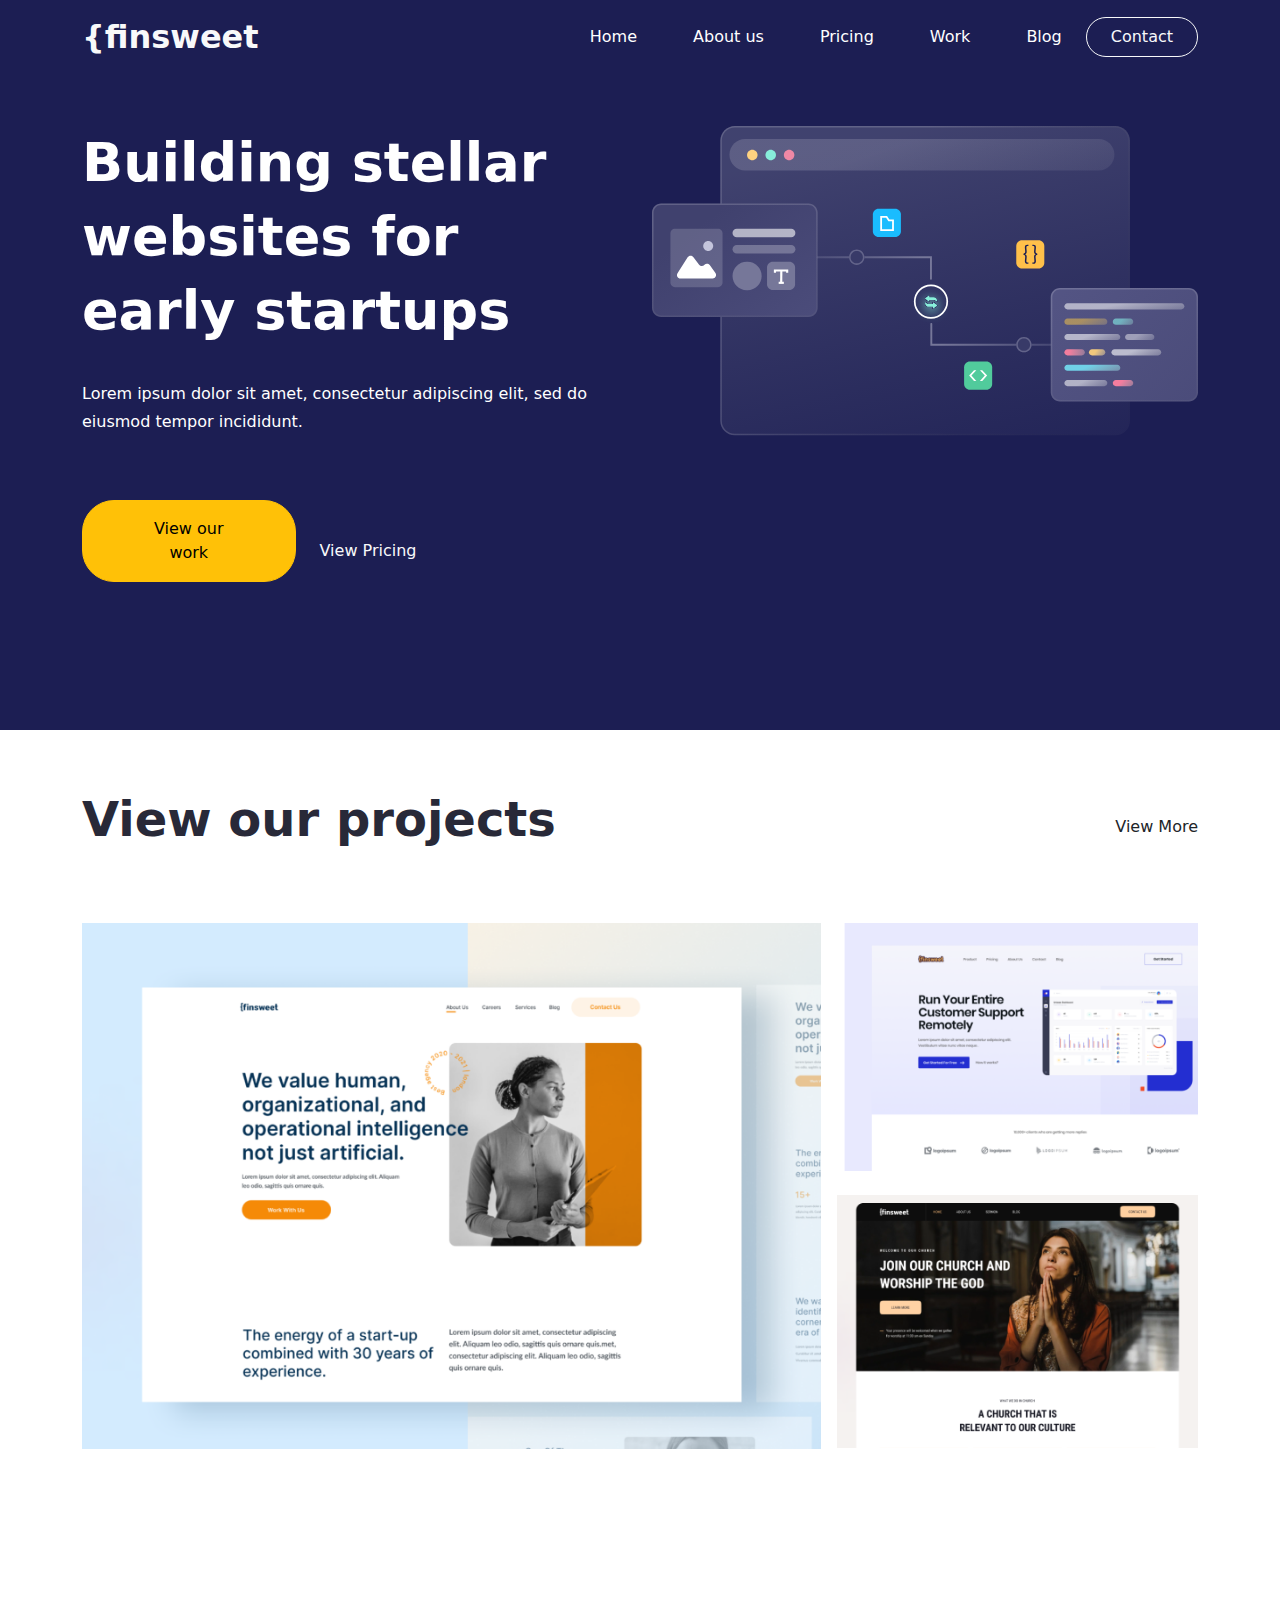
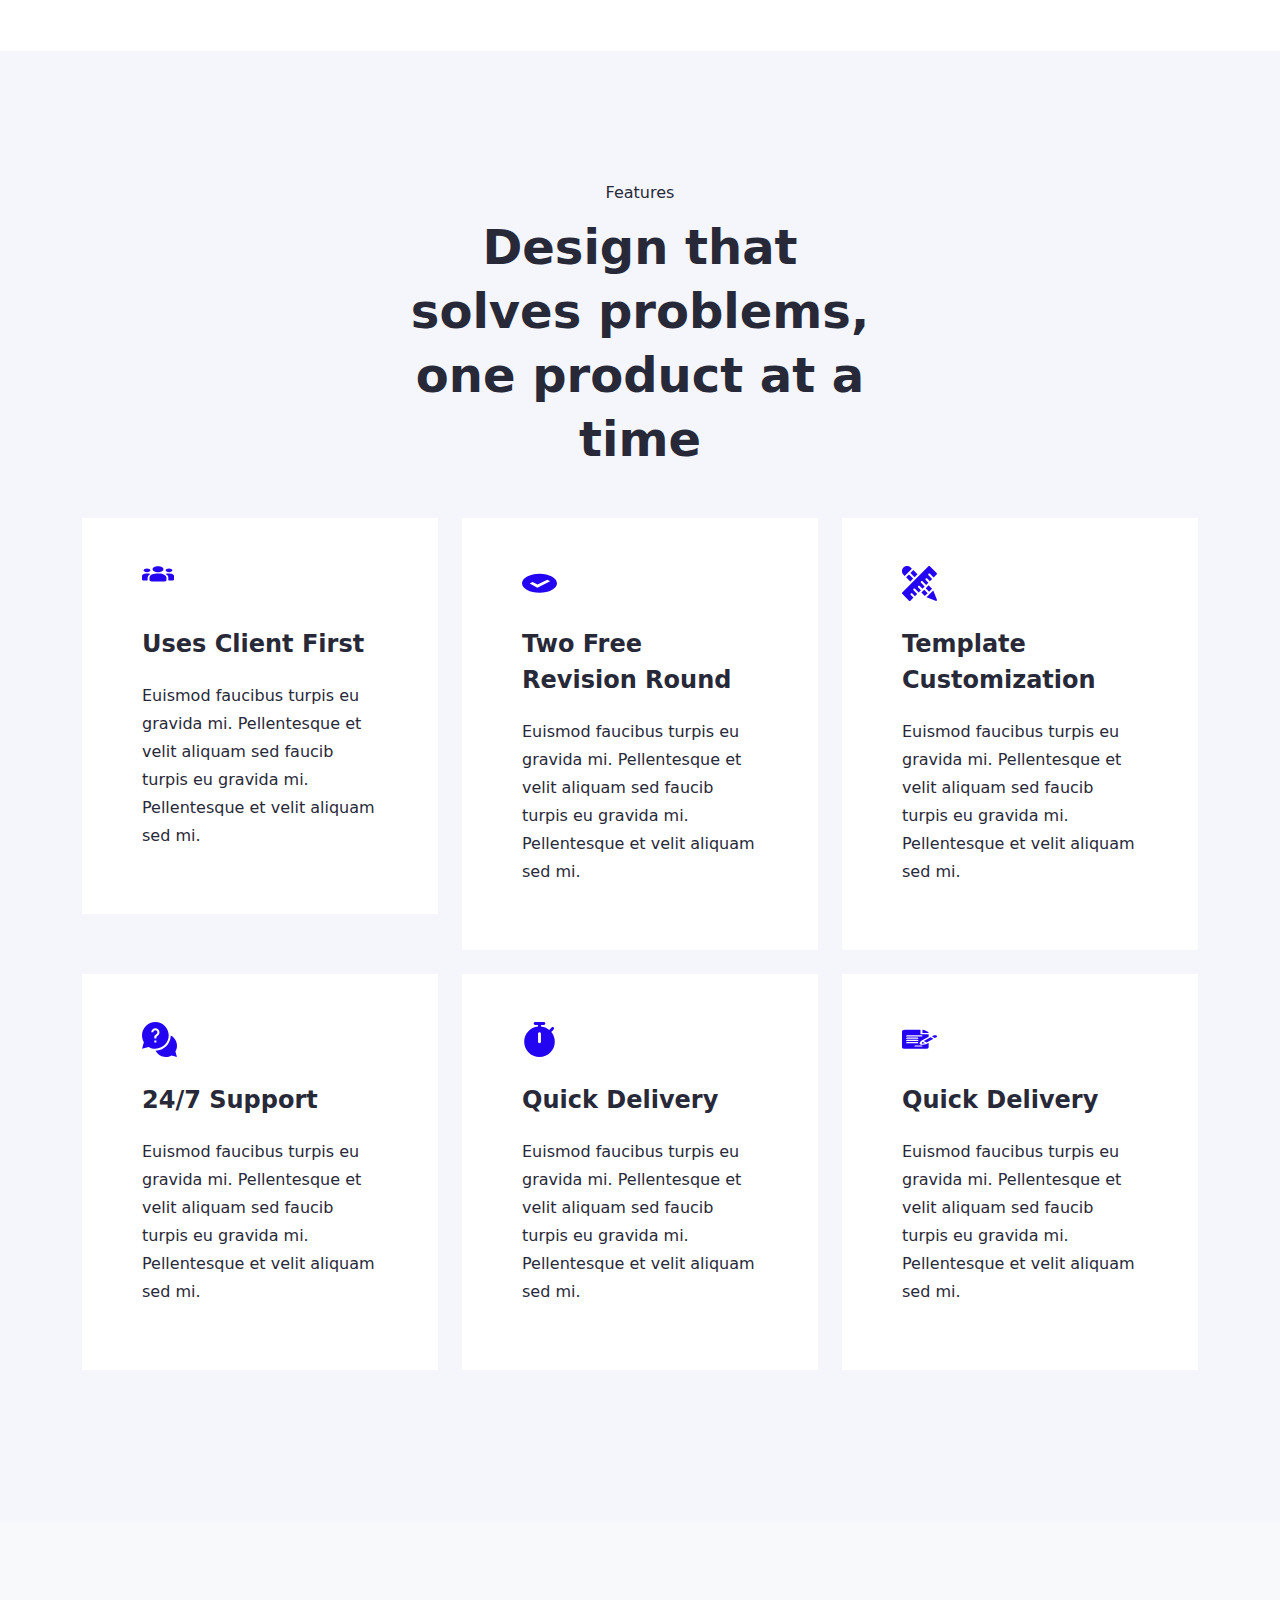
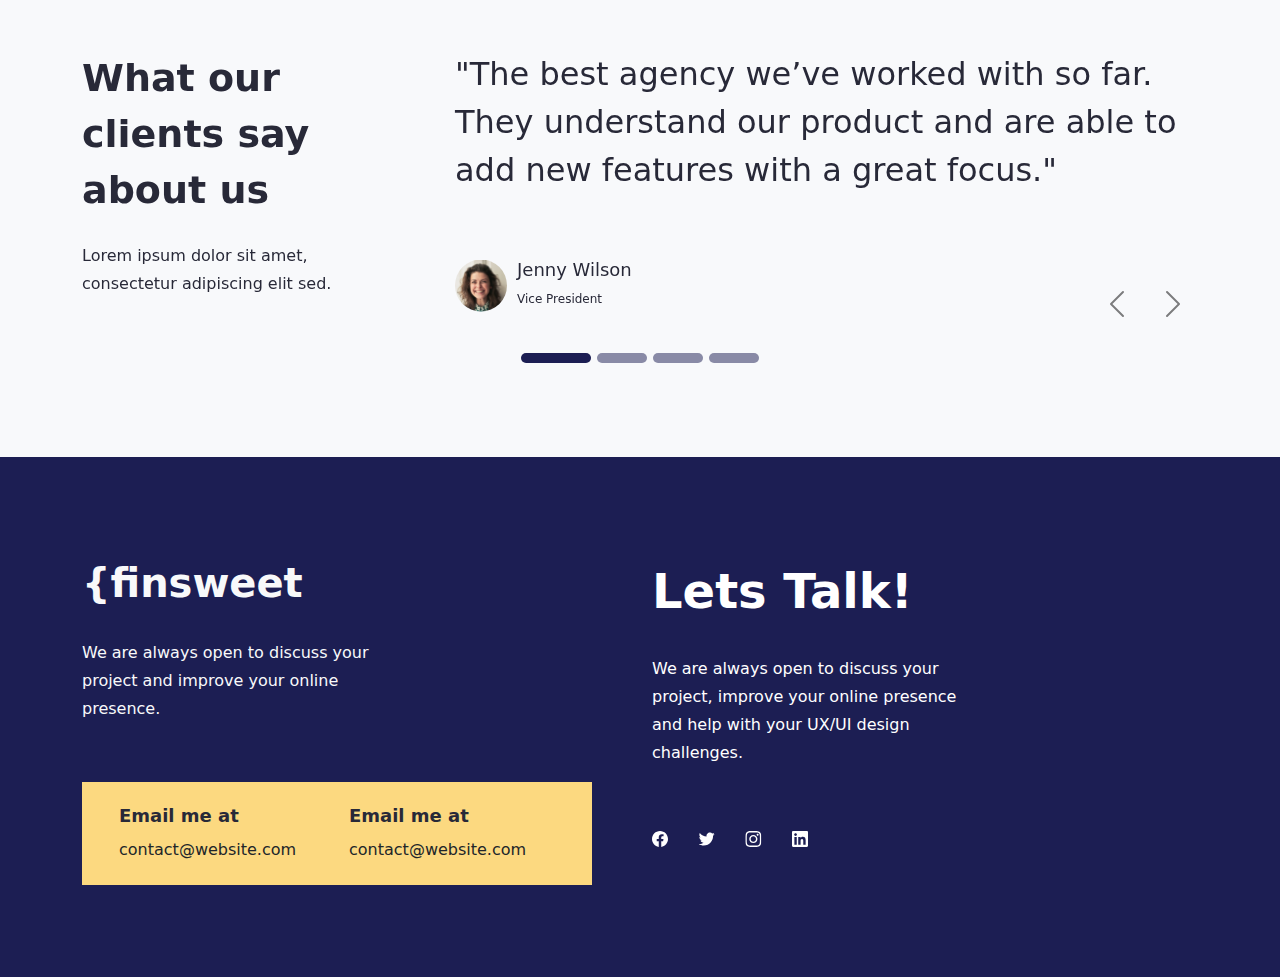
<file: index.html>
<!DOCTYPE html>
<html lang="en">

<head>
   <meta charset="UTF-8" />
   <meta name="viewport" content="width=device-width, initial-scale=1.0" />
   <title>Home</title>
   <link rel="stylesheet" href="sass/vendors/bootstrap.min.css" />
   <link rel="stylesheet" href="https://rsms.me/inter/inter.css">
   <link rel="stylesheet" href="css/home.min.css">
</head>

<body>
   <header>
      <nav class="navbar navbar-expand-lg bg-body-dark fixed-top">
         <div class="container-lg">
            <a class="navbar-brand text-light fw-bold " href="index.html">{finsweet</a>
            <button class="navbar-toggler" type="button" data-bs-toggle="offcanvas" data-bs-target="#offcanvasNavbar"
               aria-controls="offcanvasNavbar" aria-label="Toggle navigation">
               <span class="navbar-toggler-icon"></span>
            </button>
            <div class="offcanvas offcanvas-end vh-100" tabindex="-1" id="offcanvasNavbar"
               aria-labelledby="offcanvasNavbarLabel">
               <div class="offcanvas-header">
                  <h5 class="offcanvas-title text-light" id="offcanvasNavbarLabel">{finsweet</h5>
                  <button type="button" class="btn-close" data-bs-dismiss="offcanvas" aria-label="Close"></button>
               </div>
               <div class="offcanvas-body">
                  <ul class="navbar-nav justify-content-end flex-grow-1 pe-3 text-dark">
                     <li class="nav-item">
                        <a class="nav-link active" aria-current="page" href="index.html">Home</a>
                     </li>
                     <li class="nav-item">
                        <a class="nav-link" href="about.html">About us</a>
                     </li>
                     <li class="nav-item">
                        <a class="nav-link" href="pricing.html">Pricing</a>
                     </li>
                     <li class="nav-item">
                        <a class="nav-link" href="work.html">Work</a>
                     </li>
                     <li class="nav-item">
                        <a class="nav-link" href="blog.html">Blog</a>
                     </li>
                  </ul>
                  <button class="btn btn-outline-light rounded-5 px-4" type="submit"><a href="contact.html"
                        class="text-light text-decoration-none">Contact</a></button>
               </div>
            </div>
         </div>
      </nav>
   </header>
   <main>
      <section id="hero">
         <div class="container hero">
            <div class="row row-first ">
               <div class="row-content col-12 col-md-6">
                  <h1>Building stellar websites for early startups</h1>
                  <p>Lorem ipsum dolor sit amet, consectetur adipiscing elit, sed do eiusmod tempor incididunt.</p>

                  <div class="row d-flex align-items-center">
                     <div class="col-5">
                        <button class="btn btn-warning rounded-5">
                           View our work
                        </button>
                     </div>
                     <div class="col-3">
                        <a class="text-light" href="#">View Pricing</a>
                     </div>
                  </div>

               </div>
               <div class="row-content col-12 col-md-6">
                  <img class="w-100" src="images/home/hero.svg" alt="">
               </div>
            </div>
            <div class="row">
            </div>
         </div>
      </section>
      <section id="project">
         <div class="container container-md project">
            <div class="row">
               <div class="col d-flex justify-content-between align-items-center">
                  <h2>View our projects</h2>
                  <a href="#" class="text-decoration-none text-dark">View More</a>
               </div>
            </div>
            <div class="row g-3">
               <div class="col-12 col-lg-8 project__img">
                  <img class="w-100 img1" src="images/home/project.png">
                  <!-- <div class="project_img1">
                     <h3>
                        Workhub office Webflow Webflow Design
                     </h3>
                     <h5>Euismod faucibus turpis eu gravida mi. Pellentesque et velit aliquam </h5>
                  </div> -->
               </div>
               <div class="col-12 pb-3 col-lg-4">
                  <img class="w-100 pb-4" src="images/home/project1.png">
                  <img class="w-100" src="images/home/project2.png">
               </div>
            </div>
         </div>
      </section>
      <section id="design">
         <div class="container design">
            <h6 class="text-center ">Features</h6>
            <h2 class="text-center m-auto">Design that solves problems, one product at a time</h2>
            <div class="row">
               <div class="col-sm-12 col-md-6 col-lg-4 pb-4">
                  <div class="design__card text-bg-light">
                     <img src="images/home/design1.svg">
                     <h6>Uses Client First</h6>
                     <p>Euismod faucibus turpis eu gravida mi. Pellentesque et velit aliquam sed faucib turpis eu
                        gravida mi. Pellentesque et velit aliquam sed mi.
                     </p>
                  </div>
               </div>
               <div class="col-sm-12 col-md-6 col-lg-4 pb-4">
                  <div class="design__card text-bg-light">
                     <img src="images/home/design2.svg">
                     <h6>Two Free Revision Round</h6>
                     <p>Euismod faucibus turpis eu gravida mi. Pellentesque et velit aliquam sed faucib turpis eu
                        gravida mi. Pellentesque et velit aliquam sed mi.
                     </p>
                  </div>
               </div>
               <div class="col-sm-12 col-md-6 col-lg-4 pb-4">
                  <div class="design__card text-bg-light">
                     <img src="images/home/design3.svg">
                     <h6>Template Customization</h6>
                     <p>Euismod faucibus turpis eu gravida mi. Pellentesque et velit aliquam sed faucib turpis eu
                        gravida mi. Pellentesque et velit aliquam sed mi.
                     </p>
                  </div>
               </div>
               <div class="col-sm-12 col-md-6 col-lg-4 pb-4">
                  <div class="design__card text-bg-light">
                     <img src="images/home/design4.svg">
                     <h6>24/7 Support</h6>
                     <p>Euismod faucibus turpis eu gravida mi. Pellentesque et velit aliquam sed faucib turpis eu
                        gravida mi. Pellentesque et velit aliquam sed mi.
                     </p>
                  </div>
               </div>
               <div class="col-sm-12 col-md-6 col-lg-4 pb-4">
                  <div class="design__card text-bg-light">
                     <img src="images/home/design5.svg">
                     <h6>Quick Delivery</h6>
                     <p>Euismod faucibus turpis eu gravida mi. Pellentesque et velit aliquam sed faucib turpis eu
                        gravida mi. Pellentesque et velit aliquam sed mi.
                     </p>
                  </div>
               </div>
               <div class="col-sm-12 col-md-6 col-lg-4 pb-4">
                  <div class="design__card text-bg-light">
                     <img src="images/home/design6.svg">
                     <h6>Quick Delivery</h6>
                     <p>Euismod faucibus turpis eu gravida mi. Pellentesque et velit aliquam sed faucib turpis eu
                        gravida mi. Pellentesque et velit aliquam sed mi.
                     </p>
                  </div>
               </div>
            </div>
         </div>
      </section>
      <section id="carousel">
         <div class="container">
            <div id="carouselExampleDark" class="carousel carousel-dark slide carousel1">
               <div class="carousel-indicators">
                  <button type="button" data-bs-target="#carouselExampleDark" data-bs-slide-to="0" class="active"
                     aria-current="true" aria-label="Slide 1"></button>
                  <button type="button" data-bs-target="#carouselExampleDark" data-bs-slide-to="1"
                     aria-label="Slide 2"></button>
                  <button type="button" data-bs-target="#carouselExampleDark" data-bs-slide-to="2"
                     aria-label="Slide 3"></button>
                  <button type="button" data-bs-target="#carouselExampleDark" data-bs-slide-to="3"
                     aria-label="Slide 4"></button>
               </div>
               <div class="carousel-inner">
                  <div class="carousel-item active" data-bs-interval="10000">
                     <div class="row content">
                        <div class="col-3">
                           <h3>What our clients say about us</h3>
                           <p>Lorem ipsum dolor sit amet, consectetur adipiscing elit sed.</p>
                        </div>
                        <div class="col-9">
                           <h5>
                              "The best agency we’ve worked with so far. They understand our product and are able to add
                              new features with a great focus."
                           </h5>
                           <div class="col__team d-flex">
                              <img class="col-img" src="images/home/team1.svg">
                              <div class="col__team-content">
                                 <h6>Jenny Wilson</h6>
                                 <p>Vice President</p>
                              </div>
                           </div>
                        </div>
                     </div>
                     <div class="carousel-caption d-none d-md-block">
                     </div>
                  </div>
                  <div class="carousel-item" data-bs-interval="2000">
                     <div class="row content">
                        <div class="col-3">
                           <h3>What our clients say about us</h3>
                           <p>Lorem ipsum dolor sit amet, consectetur adipiscing elit sed.</p>
                        </div>
                        <div class="col-9">
                           <h5>
                              "The best agency we’ve worked with so far. They understand our product and are able to add
                              new features with a great focus."
                           </h5>
                           <div class="col__team d-flex">
                              <img class="col-img" src="images/home/team1.svg">
                              <div class="col__team-content">
                                 <h6>Jenny Wilson</h6>
                                 <p>Vice President</p>
                              </div>
                           </div>
                        </div>
                     </div>
                     <div class="carousel-caption d-none d-md-block">
                     </div>
                  </div>
                  <div class="carousel-item">
                     <div class="row content">
                        <div class="col-3">
                           <h3>What our clients say about us</h3>
                           <p>Lorem ipsum dolor sit amet, consectetur adipiscing elit sed.</p>
                        </div>
                        <div class="col-9">
                           <h5>
                              "The best agency we’ve worked with so far. They understand our product and are able to add
                              new features with a great focus."
                           </h5>
                           <div class="col__team d-flex">
                              <img class="col-img" src="images/home/team1.svg">
                              <div class="col__team-content">
                                 <h6>Jenny Wilson</h6>
                                 <p>Vice President</p>
                              </div>
                           </div>
                        </div>
                     </div>
                     <div class="carousel-caption d-none d-md-block">
                     </div>
                  </div>
                  <div class="carousel-item">
                     <div class="row content">
                        <div class="col-3">
                           <h3>What our clients say about us</h3>
                           <p>Lorem ipsum dolor sit amet, consectetur adipiscing elit sed.</p>
                        </div>
                        <div class="col-9">
                           <h5>
                              "The best agency we’ve worked with so far. They understand our product and are able to add
                              new features with a great focus."
                           </h5>
                           <div class="col__team d-flex">
                              <img class="col-img" src="images/home/team1.svg">
                              <div class="col__team-content">
                                 <h6>Jenny Wilson</h6>
                                 <p>Vice President</p>
                              </div>
                           </div>
                        </div>
                     </div>
                     <div class="carousel-caption d-none d-md-block">
                     </div>
                  </div>
               </div>
               <button class="carousel-control-prev" type="button" data-bs-target="#carouselExampleDark"
                  data-bs-slide="prev">
                  <span class="carousel-control-prev-icon" aria-hidden="true"></span>
                  <span class="visually-hidden">Previous</span>
               </button>
               <button class="carousel-control-next" type="button" data-bs-target="#carouselExampleDark"
                  data-bs-slide="next">
                  <span class="carousel-control-next-icon" aria-hidden="true"></span>
                  <span class="visually-hidden">Next</span>
               </button>
            </div>
         </div>
         <script src="js/bootstrap.bundle.min.js"></script>
      </section>

   </main>
   <footer>
      <div class="container footer">
         <div class="row">
            <div class="col-12 col-lg-6 pe-5">
               <h5 class="text-light logo">
                  {finsweet
               </h5>
               <p class="text-light">
                  We are always open to discuss your project and improve your online presence.
               </p>
               <div class="foo__contact">
                  <div class="row text-start">
                     <div class="col-6">
                        <h5>Email me at</h5>
                        <h6>contact@website.com</h6>
                     </div>
                     <div class="col-6">
                        <h5>Email me at</h5>
                        <h6>contact@website.com</h6>
                     </div>
                  </div>
               </div>
            </div>
            <div class="col-12 col-lg-6">
               <h2>
                  Lets Talk!
               </h2>
               <p>
                  We are always open to discuss your project, improve your online presence and help with your UX/UI design challenges.
               </p>
               <img src="images/home/facebook.svg">
               <img src="images/home/twitter.svg">
               <img src="images/home/instagram.svg">
               <img src="images/home/linkedin.svg">
            </div>
         </div>
      </div>
   </footer>
</body>
<script src="js/main.js"></script>

<script src="js/bootstrap.bundle.min.js"></script>
</body>

</html>
</file>
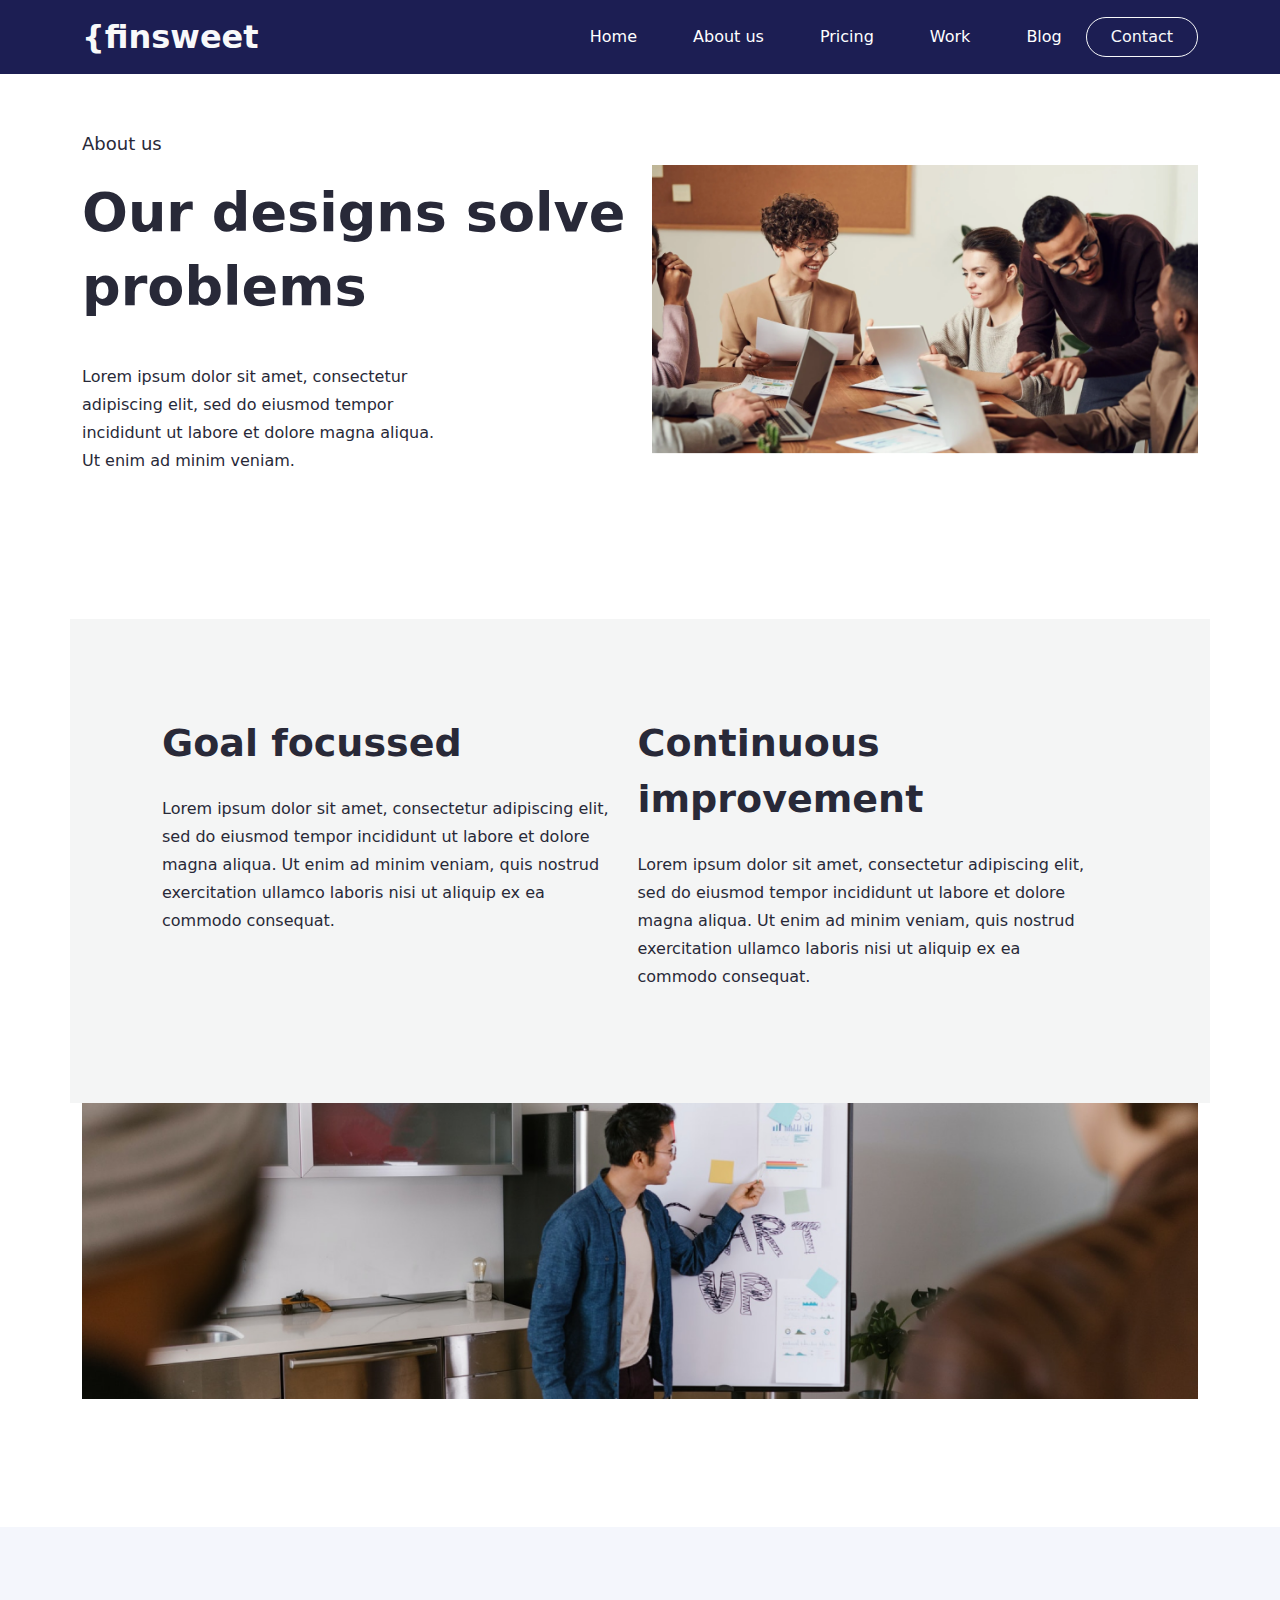
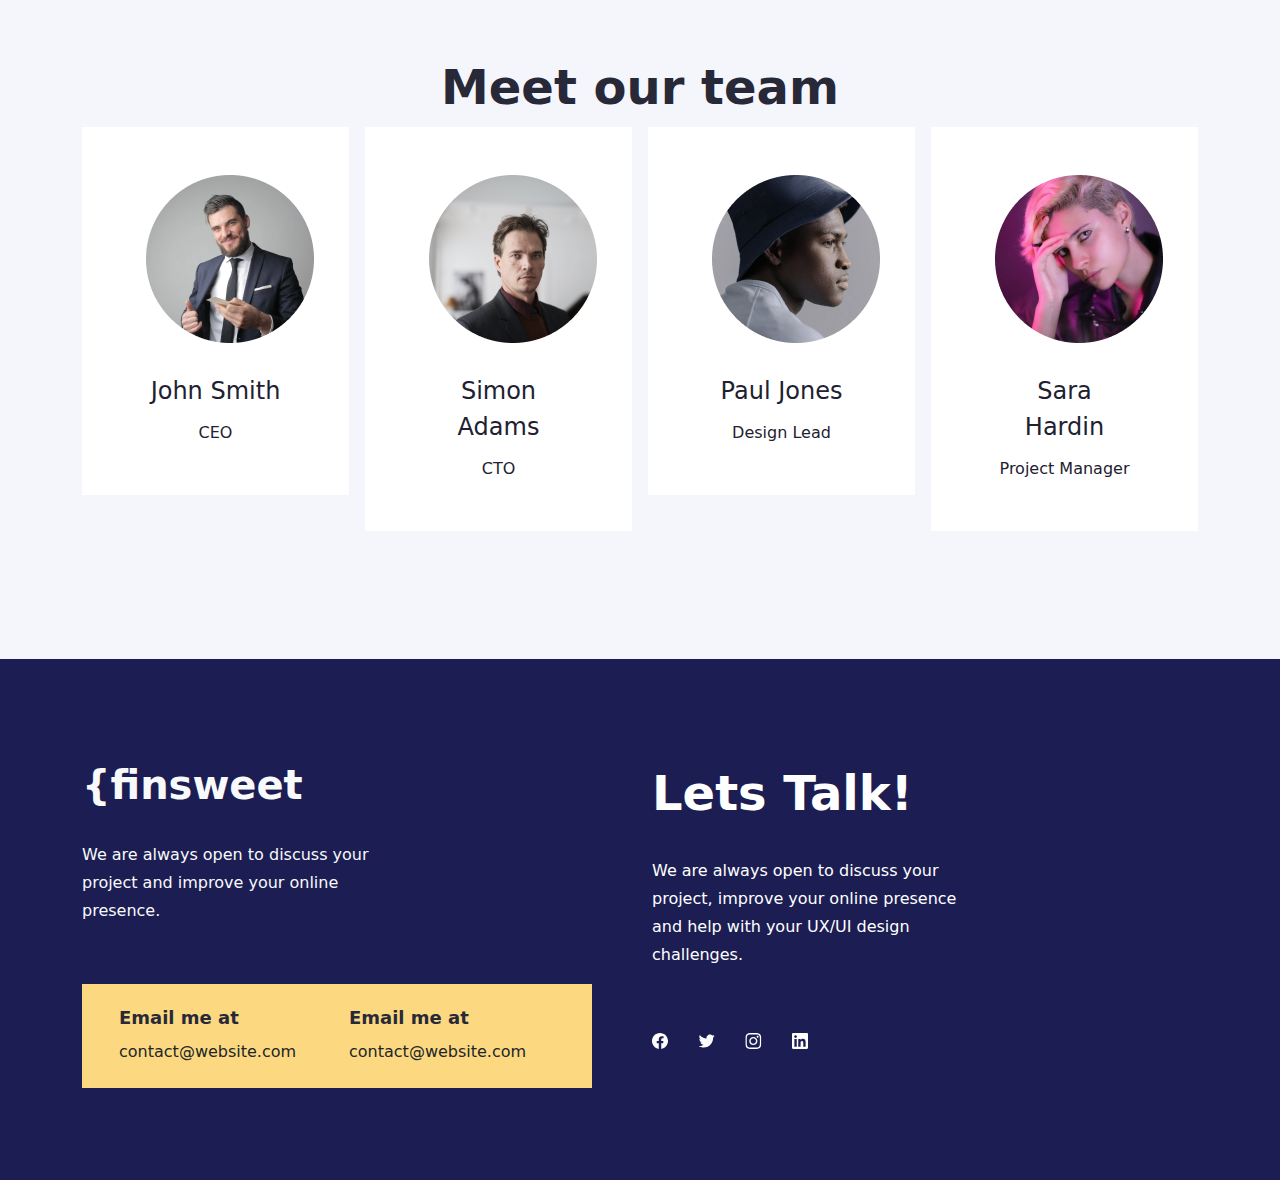
<file: about.html>
<!DOCTYPE html>
<html lang="en">

<head>
   <meta charset="UTF-8" />
   <meta name="viewport" content="width=device-width, initial-scale=1.0" />
   <title>About us</title>
   <link rel="stylesheet" href="sass/vendors/bootstrap.min.css" />
   <link rel="stylesheet" href="css/about.min.css">
</head>

<body>
   <header>
      <nav class="navbar navbar-expand-lg bg-body-dark fixed-top">
         <div class="container-lg">
            <a class="navbar-brand text-light fw-bold " href="index.html">{finsweet</a>
            <button class="navbar-toggler" type="button" data-bs-toggle="offcanvas" data-bs-target="#offcanvasNavbar"
               aria-controls="offcanvasNavbar" aria-label="Toggle navigation">
               <span class="navbar-toggler-icon"></span>
            </button>
            <div class="offcanvas offcanvas-end vh-100" tabindex="-1" id="offcanvasNavbar"
               aria-labelledby="offcanvasNavbarLabel">
               <div class="offcanvas-header">
                  <h5 class="offcanvas-title text-light" id="offcanvasNavbarLabel">{finsweet</h5>
                  <button type="button" class="btn-close" data-bs-dismiss="offcanvas" aria-label="Close"></button>
               </div>
               <div class="offcanvas-body">
                  <ul class="navbar-nav justify-content-end flex-grow-1 pe-3 text-dark">
                     <li class="nav-item">
                        <a class="nav-link active" aria-current="page" href="index.html">Home</a>
                     </li>
                     <li class="nav-item">
                        <a class="nav-link" href="about.html">About us</a>
                     </li>
                     <li class="nav-item">
                        <a class="nav-link" href="pricing.html">Pricing</a>
                     </li>
                     <li class="nav-item">
                        <a class="nav-link" href="work.html">Work</a>
                     </li>
                     <li class="nav-item">
                        <a class="nav-link" href="blog.html">Blog</a>
                     </li>
                  </ul>
                  <button class="btn btn-outline-light rounded-5 px-4" type="submit"><a href="contact.html"
                        class="text-light text-decoration-none">Contact</a></button>
               </div>
            </div>
         </div>
      </nav>
   </header>
   <main>
      <section id="our">
         <div class="container our">
            <div class="row align-items-center">
               <div class="col-12 col-md-6">
                  <h6>About us</h6>
                  <h1>Our designs solve problems</h1>
                  <p class="our__parag">
                     Lorem ipsum dolor sit amet, consectetur adipiscing elit, sed do eiusmod tempor incididunt ut labore
                     et dolore magna aliqua. Ut enim ad minim veniam.
                  </p>
               </div>
               <div class="col col-md-6">
                  <img class="w-100" src="images/about/our.png">
               </div>
            </div>
         </div>
      </section>
      <section id="goal">
         <div class="container goal">
            <div class="row">
               <div class="col-12 col-lg-6">
                  <h3>Goal focussed</h3>
                  <p>
                     Lorem ipsum dolor sit amet, consectetur adipiscing elit, sed do eiusmod tempor incididunt ut labore et dolore magna aliqua. Ut enim ad minim veniam, quis nostrud exercitation ullamco laboris nisi ut aliquip ex ea commodo consequat.
                  </p>
               </div>
               <div class="col-12 col-lg-6">
                  <h3>Continuous improvement</h3>
                  <p>
                     Lorem ipsum dolor sit amet, consectetur adipiscing elit, sed do eiusmod tempor incididunt ut labore et dolore magna aliqua. Ut enim ad minim veniam, quis nostrud exercitation ullamco laboris nisi ut aliquip ex ea commodo consequat.
                  </p>
               </div>
            </div>
            <img class="w-100" src="images/about/goal.png">
         </div>
      </section>
      <section id="team">
         <div class="container team">
            <h1 class="text-center">Meet our team</h1>
            <div class="row g-3">
               <div class="col-12 col-md-6 col-lg-4 col-xl-3">
                  <div class="team__card">
                     <img class="text-center d-flex justify-content-center align-items-center m-auto" src="images/about/team1.png">
                     <h6 class="text-center">John Smith</h6>
                     <p class="text-center">CEO</p>
                  </div>
               </div>
               <div class="col-12 col-md-6 col-lg-4 col-xl-3">
                  <div class="team__card">
                     <img class="text-center d-flex justify-content-center align-items-center m-auto" src="images/about/team2.png">
                     <h6 class="text-center">Simon Adams</h6>
                     <p class="text-center">CTO</p>
                  </div>
               </div>
               <div class="col-12 col-md-6 col-lg-4 col-xl-3">
                  <div class="team__card">
                     <img class="text-center d-flex justify-content-center align-items-center m-auto" src="images/about/team3.png">
                     <h6 class="text-center">Paul Jones</h6>
                     <p class="text-center">Design Lead</p>
                  </div>
               </div>
               <div class="col-12 col-md-6 col-lg-4 col-xl-3">
                  <div class="team__card">
                     <img class="text-center d-flex justify-content-center align-items-center m-auto" src="images/about/team4.png">
                     <h6 class="text-center">Sara Hardin</h6>
                     <p class="text-center">Project Manager</p>
                  </div>
               </div>
            </div>
         </div>
      </section>
   </main>
   <footer>
      <div class="container footer">
         <div class="row">
            <div class="col-12 col-lg-6 pe-5">
               <h5 class="text-light logo">
                  {finsweet
               </h5>
               <p class="text-light">
                  We are always open to discuss your project and improve your online presence.
               </p>
               <div class="foo__contact">
                  <div class="row text-start">
                     <div class="col-6">
                        <h5>Email me at</h5>
                        <h6>contact@website.com</h6>
                     </div>
                     <div class="col-6">
                        <h5>Email me at</h5>
                        <h6>contact@website.com</h6>
                     </div>
                  </div>
               </div>
            </div>
            <div class="col-12 col-lg-6">
               <h2>
                  Lets Talk!
               </h2>
               <p>
                  We are always open to discuss your project, improve your online presence and help with your UX/UI design challenges.
               </p>
               <img src="images/home/facebook.svg">
               <img src="images/home/twitter.svg">
               <img src="images/home/instagram.svg">
               <img src="images/home/linkedin.svg">
            </div>
         </div>
      </div>
   </footer>
   <script src="js/bootstrap.bundle.min.js"></script>
</body>

</html>
</file>
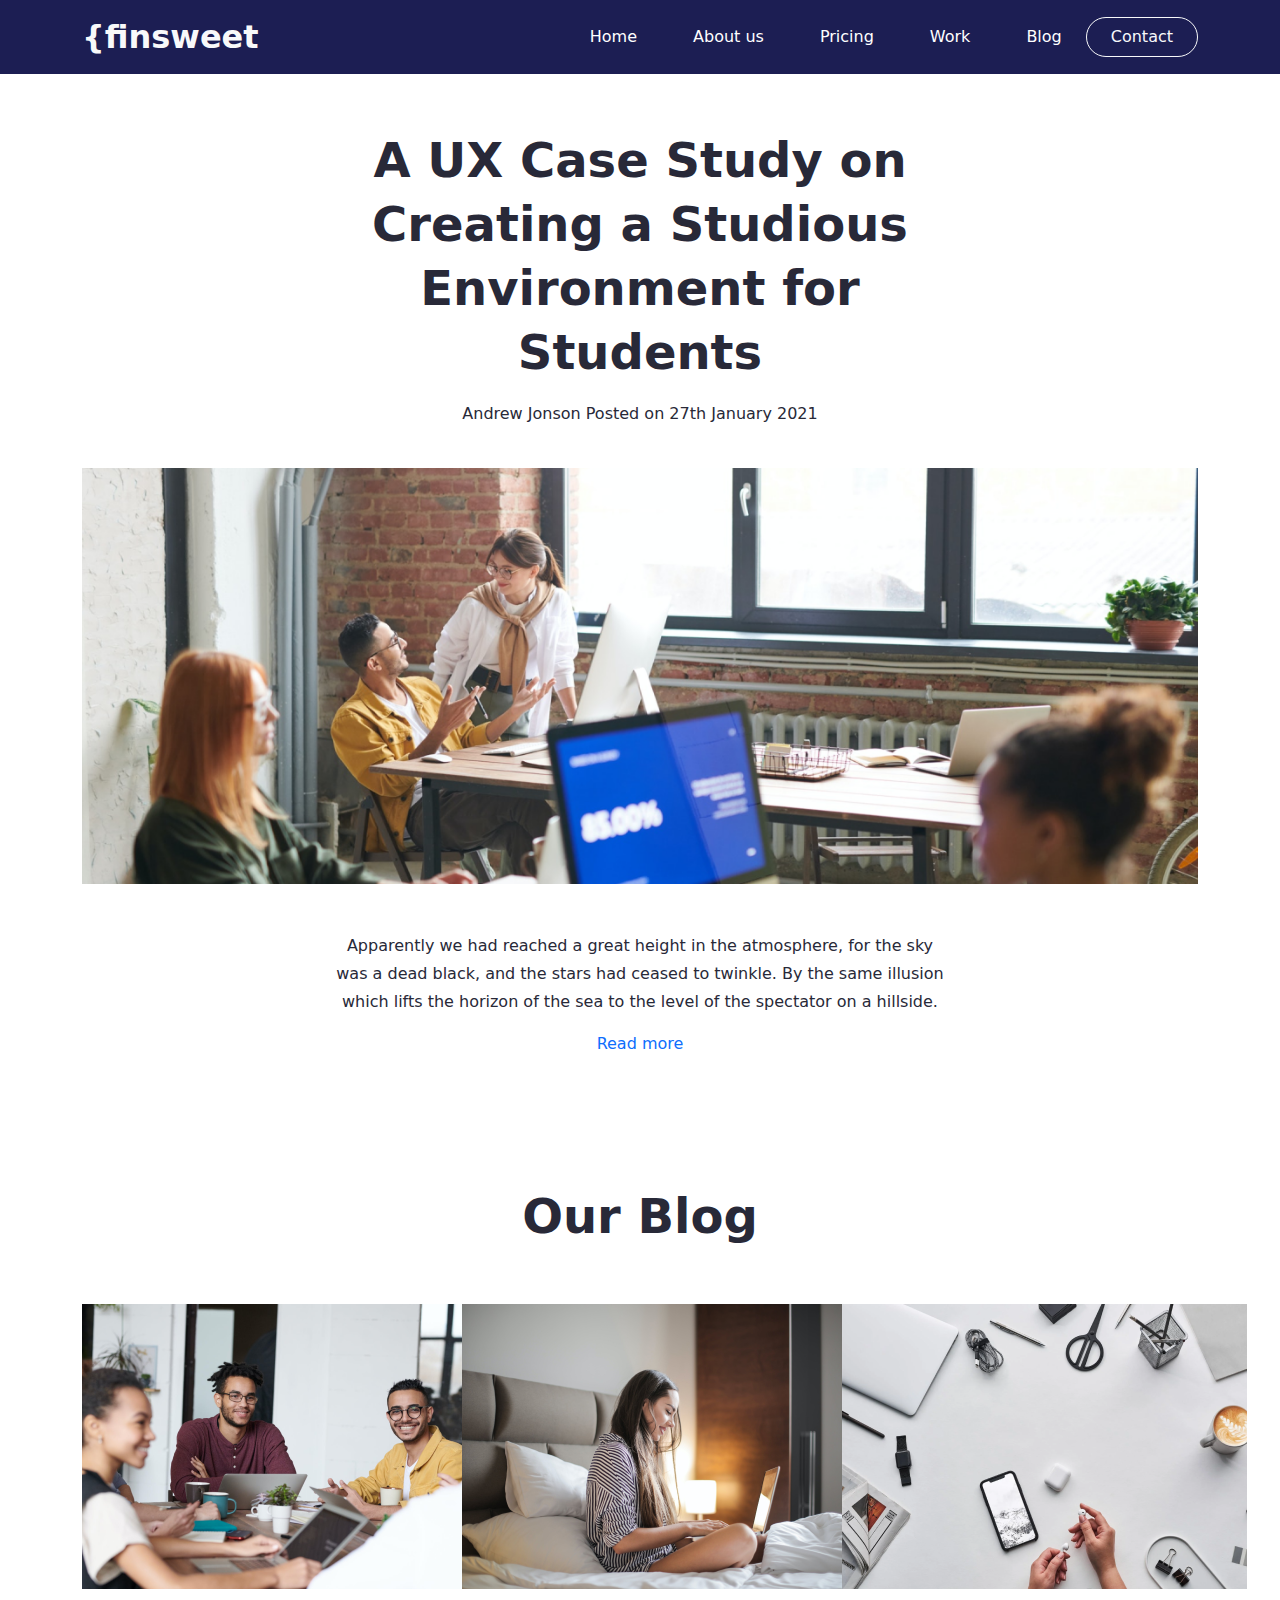
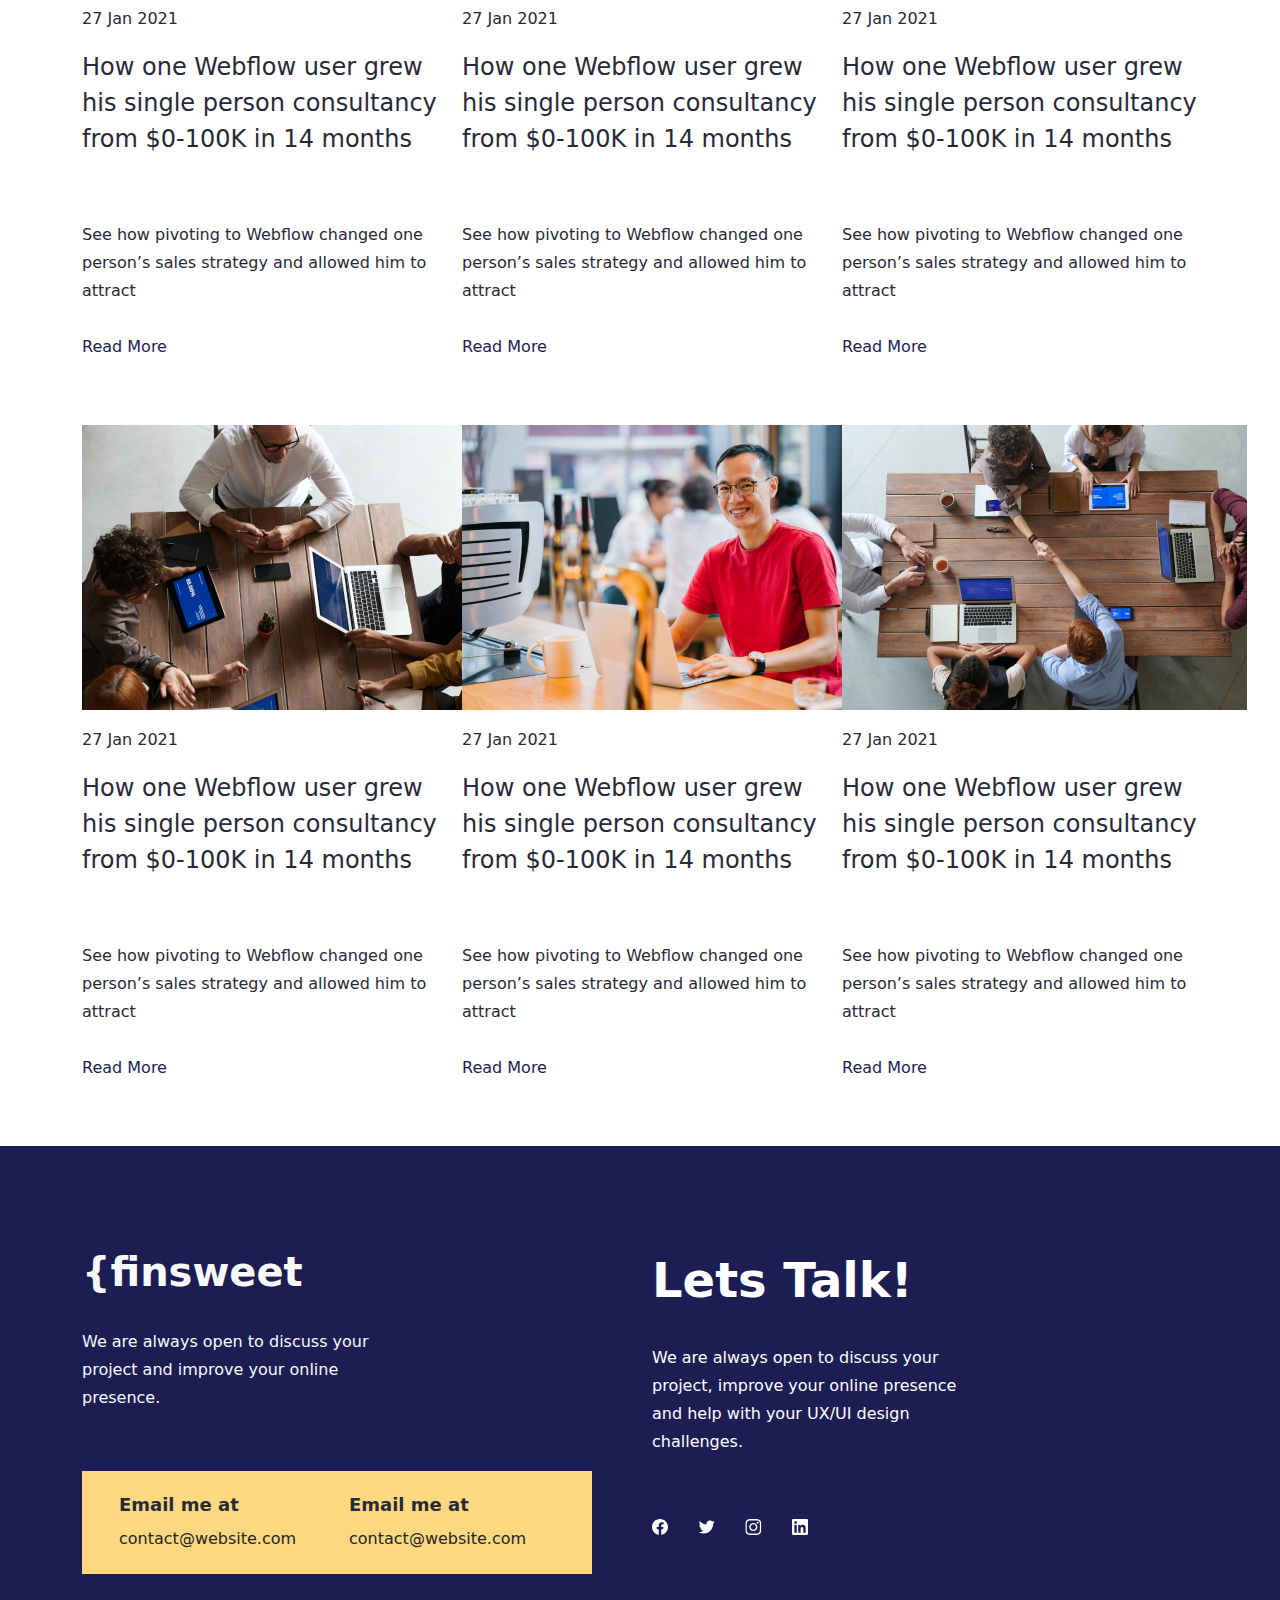
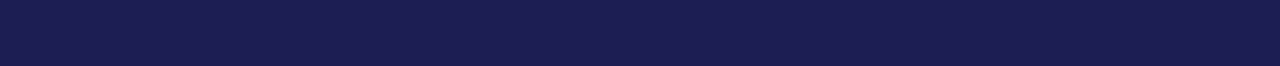
<file: blog.html>
<!DOCTYPE html>
<html lang="en">

<head>
   <meta charset="UTF-8" />
   <meta name="viewport" content="width=device-width, initial-scale=1.0" />
   <title>Blog</title>
   <link rel="stylesheet" href="sass/vendors/bootstrap.min.css" />
   <link rel="stylesheet" href="css/blog.min.css">
</head>

<body>
   <header>
      <nav class="navbar navbar-expand-lg bg-body-dark fixed-top">
         <div class="container-lg">
            <a class="navbar-brand text-light fw-bold " href="index.html">{finsweet</a>
            <button class="navbar-toggler" type="button" data-bs-toggle="offcanvas" data-bs-target="#offcanvasNavbar"
               aria-controls="offcanvasNavbar" aria-label="Toggle navigation">
               <span class="navbar-toggler-icon"></span>
            </button>
            <div class="offcanvas offcanvas-end vh-100" tabindex="-1" id="offcanvasNavbar"
               aria-labelledby="offcanvasNavbarLabel">
               <div class="offcanvas-header">
                  <h5 class="offcanvas-title text-light" id="offcanvasNavbarLabel">{finsweet</h5>
                  <button type="button" class="btn-close" data-bs-dismiss="offcanvas" aria-label="Close"></button>
               </div>
               <div class="offcanvas-body">
                  <ul class="navbar-nav justify-content-end flex-grow-1 pe-3 text-dark">
                     <li class="nav-item">
                        <a class="nav-link active" aria-current="page" href="index.html">Home</a>
                     </li>
                     <li class="nav-item">
                        <a class="nav-link" href="about.html">About us</a>
                     </li>
                     <li class="nav-item">
                        <a class="nav-link" href="pricing.html">Pricing</a>
                     </li>
                     <li class="nav-item">
                        <a class="nav-link" href="work.html">Work</a>
                     </li>
                     <li class="nav-item">
                        <a class="nav-link" href="blog.html">Blog</a>
                     </li>
                  </ul>
                  <button class="btn btn-outline-light rounded-5 px-4" type="submit"><a href="contact.html"
                        class="text-light text-decoration-none">Contact</a></button>
               </div>
            </div>
         </div>
      </nav>
   </header>
   <main>
      <section id="study">
         <div class="container study">
            <h1 class="text-center w-50 m-auto">A UX Case Study on Creating a Studious Environment for Students</h1>
            <h6 class="text-center">
               Andrew Jonson Posted on 27th January 2021
            </h6>
            <img class="w-100" src="images/blog/study.png">
            <p class="text-center">
               Apparently we had reached a great height in the atmosphere, for the sky was a dead black, and the stars
               had ceased to twinkle. By the same illusion which lifts the horizon of the sea to the level of the
               spectator on a hillside.
            </p>
            <a class="text-center m-auto d-flex justify-content-center align-items-center text-decoration-none"
               href="#">Read more</a>
         </div>
      </section>
      <section id="blog">
         <div class="container blog">
            <h2 class="text-center">Our Blog</h2>
            <div class="row">
               <div class="col-12 col-md-6 col-lg-4">
                  <div class="blog__card">
                     <img src="images/blog/blog1.png" />
                     <h3>27 Jan 2021</h3>
                     <h2>
                        How one Webflow user grew his single person consultancy from
                        $0-100K in 14 months
                     </h2>
                     <p>
                        See how pivoting to Webflow changed one person’s sales strategy
                        and allowed him to attract
                     </p>
                     <div class="link">
                        <a href="#">Read More</a>
                     </div>
                  </div>
               </div>
               <div class="col-12 col-md-6 col-lg-4">
                  <div class="blog__card">
                     <img src="images/blog/blog2.png" />
                     <h3>27 Jan 2021</h3>
                     <h2>
                        How one Webflow user grew his single person consultancy from
                        $0-100K in 14 months
                     </h2>
                     <p>
                        See how pivoting to Webflow changed one person’s sales strategy
                        and allowed him to attract
                     </p>
                     <div class="link">
                        <a href="#">Read More</a>
                     </div>
                  </div>
               </div>
               <div class="col-12 col-md-6 col-lg-4">
                  <div class="blog__card">
                     <img src="images/blog/blog3.png" />
                     <h3>27 Jan 2021</h3>
                     <h2>
                        How one Webflow user grew his single person consultancy from
                        $0-100K in 14 months
                     </h2>
                     <p>
                        See how pivoting to Webflow changed one person’s sales strategy
                        and allowed him to attract
                     </p>
                     <div class="link">
                        <a href="#">Read More</a>
                     </div>
                  </div>
               </div>
               <div class="col-12 col-md-6 col-lg-4">
                  <div class="blog__card">
                     <img src="images/blog/blog4.png" />
                     <h3>27 Jan 2021</h3>
                     <h2>
                        How one Webflow user grew his single person consultancy from
                        $0-100K in 14 months
                     </h2>
                     <p>
                        See how pivoting to Webflow changed one person’s sales strategy
                        and allowed him to attract
                     </p>
                     <div class="link">
                        <a href="#">Read More</a>
                     </div>
                  </div>
               </div>
               <div class="col-12 col-md-6 col-lg-4">
                  <div class="blog__card">
                     <img src="images/blog/blog5.png" />
                     <h3>27 Jan 2021</h3>
                     <h2>
                        How one Webflow user grew his single person consultancy from
                        $0-100K in 14 months
                     </h2>
                     <p>
                        See how pivoting to Webflow changed one person’s sales strategy
                        and allowed him to attract
                     </p>
                     <div class="link">
                        <a href="#">Read More</a>
                     </div>
                  </div>
               </div>
               <div class="col-12 col-md-6 col-lg-4">
                  <div class="blog__card">
                     <img src="images/blog/blog6.png" />
                     <h3>27 Jan 2021</h3>
                     <h2>
                        How one Webflow user grew his single person consultancy from
                        $0-100K in 14 months
                     </h2>
                     <p>
                        See how pivoting to Webflow changed one person’s sales strategy
                        and allowed him to attract
                     </p>
                     <div class="link">
                        <a href="#">Read More</a>
                     </div>
                  </div>
               </div>
            </div>
         </div>
      </section>
   </main>
   <footer>
      <div class="container footer">
         <div class="row">
            <div class="col-12 col-lg-6 pe-5">
               <h5 class="text-light logo">
                  {finsweet
               </h5>
               <p class="text-light">
                  We are always open to discuss your project and improve your online presence.
               </p>
               <div class="foo__contact">
                  <div class="row text-start">
                     <div class="col-6">
                        <h5>Email me at</h5>
                        <h6>contact@website.com</h6>
                     </div>
                     <div class="col-6">
                        <h5>Email me at</h5>
                        <h6>contact@website.com</h6>
                     </div>
                  </div>
               </div>
            </div>
            <div class="col-12 col-lg-6">
               <h2>
                  Lets Talk!
               </h2>
               <p>
                  We are always open to discuss your project, improve your online presence and help with your UX/UI
                  design challenges.
               </p>
               <img src="images/home/facebook.svg">
               <img src="images/home/twitter.svg">
               <img src="images/home/instagram.svg">
               <img src="images/home/linkedin.svg">
            </div>
         </div>
      </div>
   </footer>
   <script src="js/bootstrap.bundle.min.js"></script>
</body>

</html>
</file>
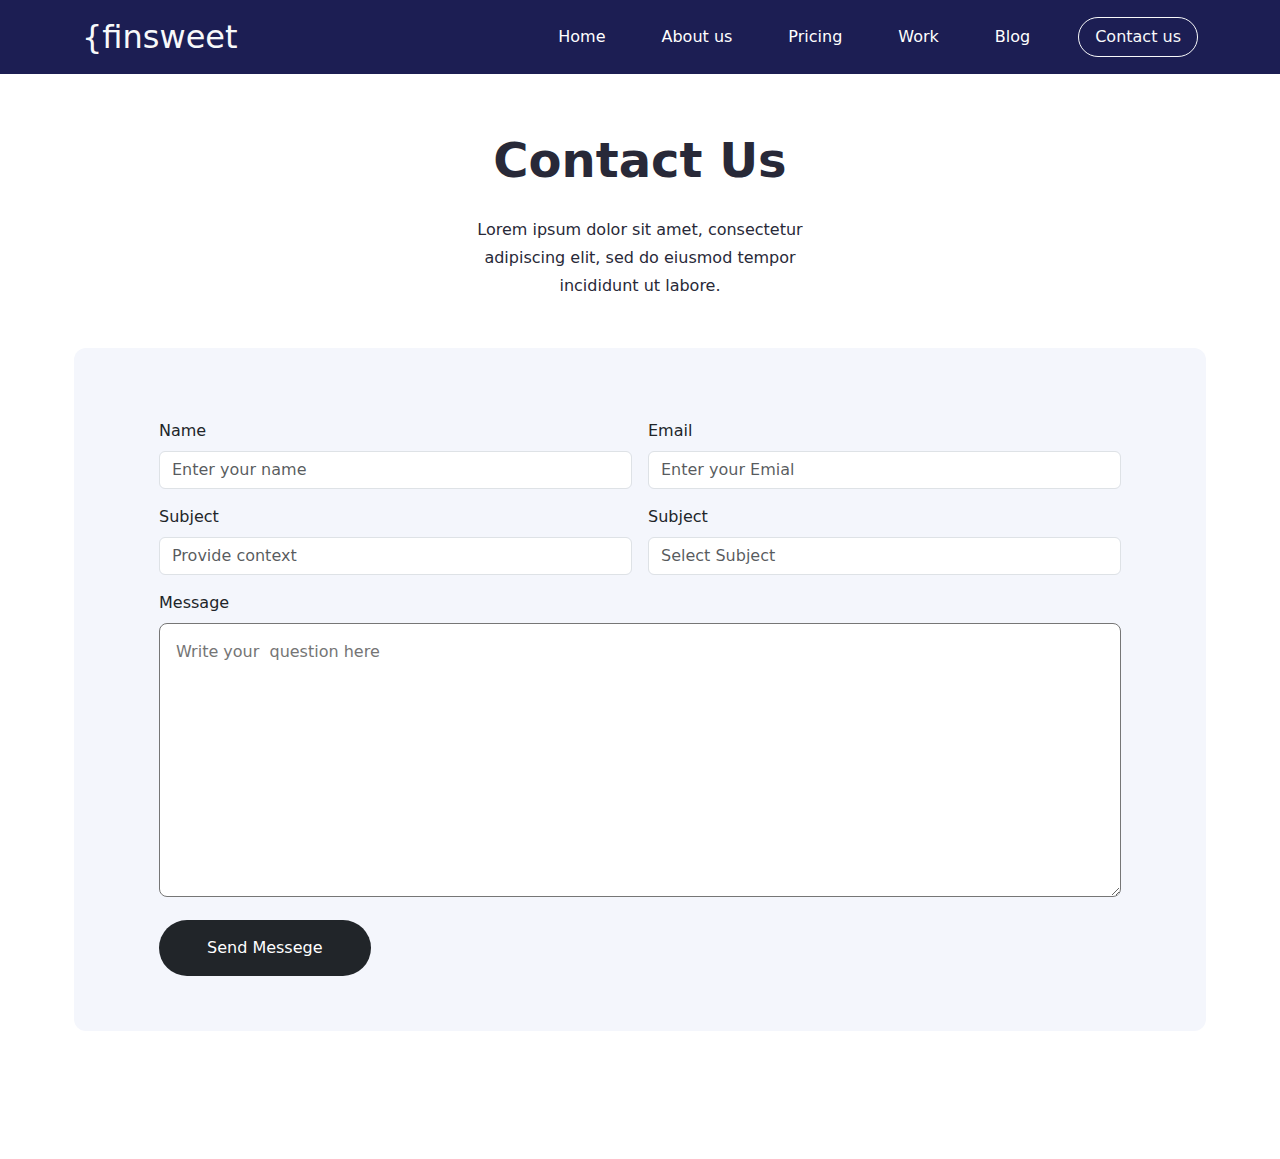
<file: contact.html>
<!DOCTYPE html>
<html lang="en">

<head>
   <meta charset="UTF-8" />
   <meta name="viewport" content="width=device-width, initial-scale=1.0" />
   <title>Contact</title>
   <link rel="stylesheet" href="sass/vendors/bootstrap.min.css" />
   <link rel="stylesheet" href="css/contact.min.css">
</head>

<body>
   <header>
      <nav class="navbar navbar-expand-lg fixed-top">
         <div class="container container-fluid">
            <button class="navbar-toggler" type="button" data-bs-toggle="collapse" data-bs-target="#navbarTogglerDemo01"
               aria-controls="navbarTogglerDemo01" aria-expanded="false" aria-label="Toggle navigation">
               <span class="navbar-toggler-icon"></span>
            </button>
            <div class="collapse navbar-collapse" id="navbarTogglerDemo01">
               <a class=" d-flex navbar-brand text-light" href="index.html">{finsweet</a>
               <ul class="navbar-nav me-auto mb-2 mb-lg-0">

               </ul>
               <form class="d-flex" role="search">
                  <ul class="navbar-nav me-auto mb-md-5 mb-lg-0">
                     <li class="nav-item">
                        <a class="nav-link active text-light " aria-current="page" href="index.html">Home</a>
                     </li>
                     <li class="nav-item ">
                        <a class="nav-link text-light" href="about.html">About us</a>
                     </li>
                     <li class="nav-item">
                        <a class="nav-link text-light" href="pricing.html">Pricing</a>
                     </li>
                     <li class="nav-item">
                        <a class="nav-link text-light" href="work.html">Work</a>
                     </li>
                     <li class="nav-item">
                        <a class="nav-link text-light" href="blog.html">Blog</a>
                     </li>
                  </ul>
                  <button class="btn btn-outline-light rounded-5 ps-3 pe-3 " type="submit">Contact us</button>
               </form>
            </div>
         </div>
      </nav>
   </header>
   <main>
      <section id="header">
         <div class="container header">
            <h1 class="text-center">Contact Us</h1>
            <p class="text-center">
               Lorem ipsum dolor sit amet, consectetur adipiscing elit, sed do eiusmod tempor incididunt ut labore.
            </p>
         </div>
      </section>
      <section id="form">
         <div class="container form">
            <form class="row g-3 needs-validation" novalidate>
               <div class="col-md-6">
                  <label for="Name" class="form-label">Name</label>
                  <input type="text" class="form-control" id="Name" required placeholder="Enter your name" />
                  <div class="valid-feedback">Done</div>
                  <div class="invalid-feedback">Please choose a Name.</div>
               </div>
               <div class="col-md-6">
                  <label for="Email" class="form-label">Email</label>
                  <input type="text" class="form-control" id="Email" required placeholder="Enter your Emial" />
                  <div class="valid-feedback">Done</div>
                  <div class="invalid-feedback">Please choose a Email.</div>
               </div>
               <div class="col-md-6">
                  <label for="Subject1" class="form-label">Subject</label>
                  <input type="text" class="form-control" id="Subject1" required placeholder="Provide context" />
                  <div class="valid-feedback">Done</div>
                  <div class="invalid-feedback">Please choose a Subject.</div>
               </div>
               <div class="col-md-6">
                  <label for="Subject2" class="form-label">Subject</label>
                  <input type="text" class="form-control" id="Subject2" required placeholder="Select Subject" />
                  <div class="valid-feedback">Done</div>
                  <div class="invalid-feedback">Please choose a Subject.</div>
               </div>
               <div class="col-12 flex-column">
                  <label for="Message" class="form-label">Message</label><br>
                  <textarea class="rounded-3 w-100 p-3" name="Message" id="Message" cols="30" rows="10" placeholder="Write your  question here" required></textarea>
                  <div class="valid-feedback">Done</div>
                  <div class="invalid-feedback">Please choose a Subject.</div>
               </div>

               <div class="col-12">
                  <button class="btn btn-primary bg-dark rounded-5 border-0 px-5 py-3" type="submit">Send
                     Messege</button>
               </div>
            </form>
         </div>
      </section>
   </main>
   <script src="js/main.js"></script>
   <script src="js/bootstrap.bundle.min.js"></script>
</body>

</html>
</file>
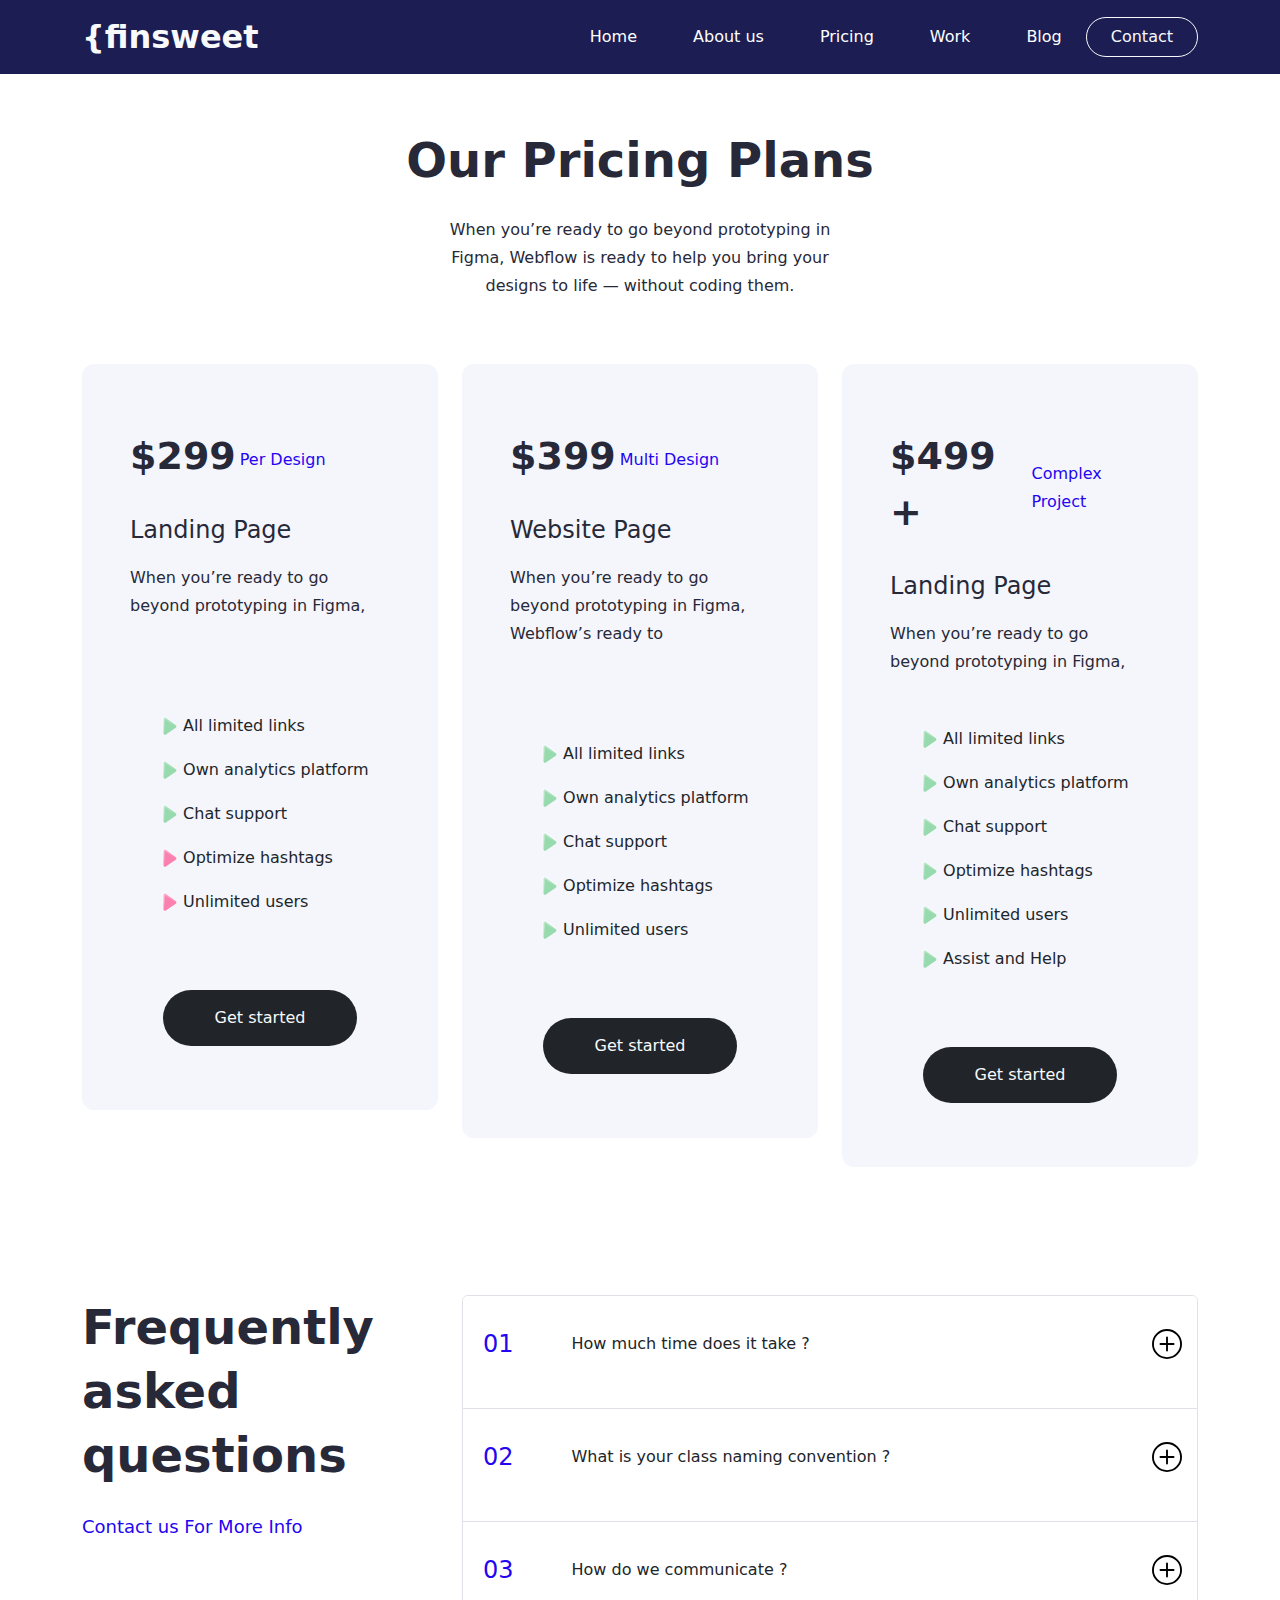
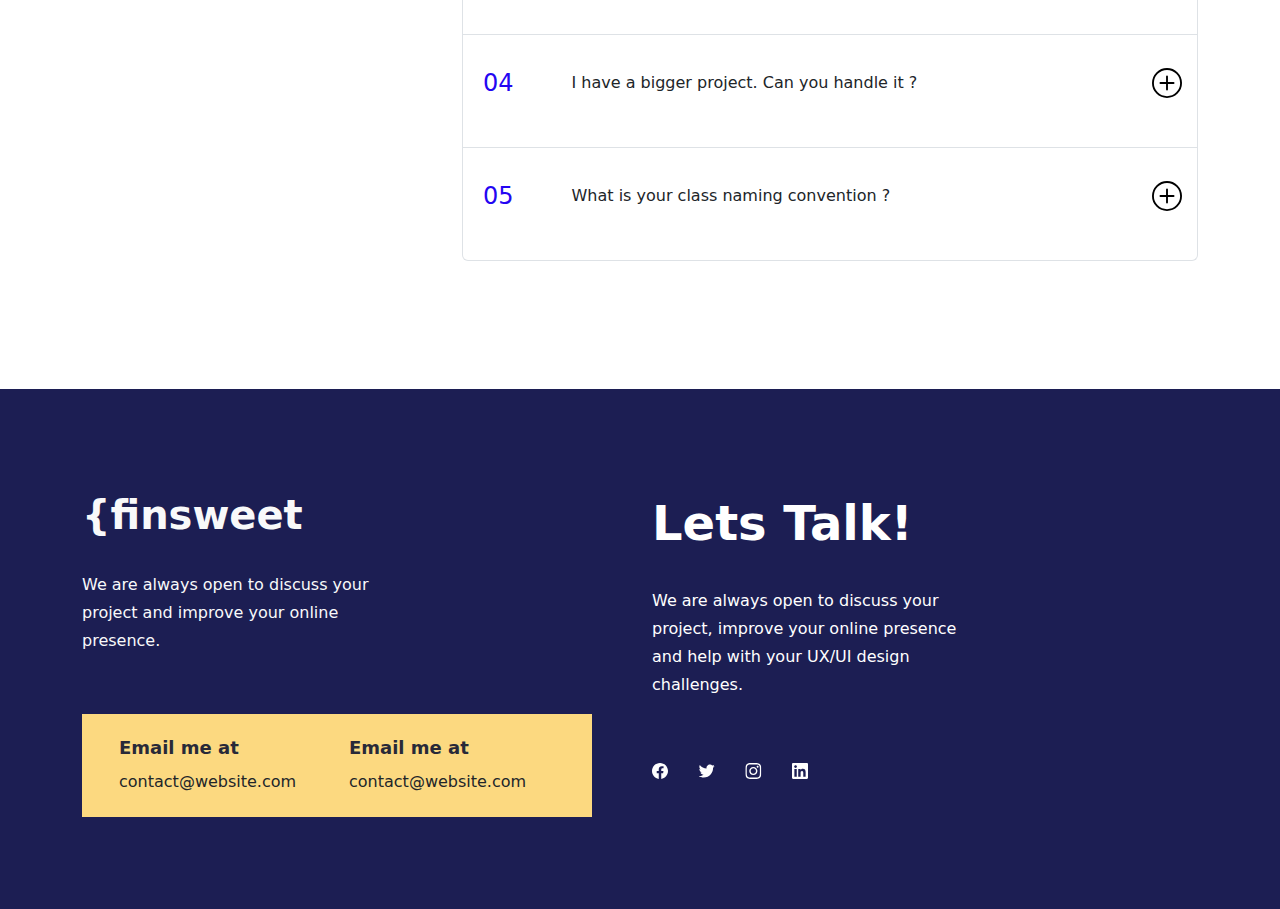
<file: pricing.html>
<!DOCTYPE html>
<html lang="en">

<head>
   <meta charset="UTF-8" />
   <meta name="viewport" content="width=device-width, initial-scale=1.0" />
   <title>Pricing</title>
   <link rel="stylesheet" href="sass/vendors/bootstrap.min.css" />
   <link rel="stylesheet" href="css/pricing.min.css">
</head>

<body>
   <header>
      <nav class="navbar navbar-expand-lg bg-body-dark fixed-top">
         <div class="container-lg">
            <a class="navbar-brand text-light fw-bold " href="index.html">{finsweet</a>
            <button class="navbar-toggler" type="button" data-bs-toggle="offcanvas" data-bs-target="#offcanvasNavbar"
               aria-controls="offcanvasNavbar" aria-label="Toggle navigation">
               <span class="navbar-toggler-icon"></span>
            </button>
            <div class="offcanvas offcanvas-end vh-100" tabindex="-1" id="offcanvasNavbar"
               aria-labelledby="offcanvasNavbarLabel">
               <div class="offcanvas-header">
                  <h5 class="offcanvas-title text-light" id="offcanvasNavbarLabel">{finsweet</h5>
                  <button type="button" class="btn-close" data-bs-dismiss="offcanvas" aria-label="Close"></button>
               </div>
               <div class="offcanvas-body">
                  <ul class="navbar-nav justify-content-end flex-grow-1 pe-3 text-dark">
                     <li class="nav-item">
                        <a class="nav-link active" aria-current="page" href="index.html">Home</a>
                     </li>
                     <li class="nav-item">
                        <a class="nav-link" href="about.html">About us</a>
                     </li>
                     <li class="nav-item">
                        <a class="nav-link" href="pricing.html">Pricing</a>
                     </li>
                     <li class="nav-item">
                        <a class="nav-link" href="work.html">Work</a>
                     </li>
                     <li class="nav-item">
                        <a class="nav-link" href="blog.html">Blog</a>
                     </li>
                  </ul>
                  <button class="btn btn-outline-light rounded-5 px-4" type="submit"><a href="contact.html"
                        class="text-light text-decoration-none">Contact</a></button>
               </div>
            </div>
         </div>
      </nav>
   </header>
   <main>
      <section id="plan">
         <div class="container plan">
            <h1 class="text-center">Our Pricing Plans</h1>
            <p class="text-center m-auto">
               When you’re ready to go beyond prototyping in Figma, Webflow is ready to help you bring your designs to
               life — without coding them.
            </p>
            <div class="row">
               <div class="col-12 col-lg-4">
                  <div class="plan__card">
                     <div class="card__hero d-flex align-items-center">
                        <h2 class="">$299</h2>
                        <a class="text-decoration-none ps-1" href="#" class="span">Per Design</a>
                     </div>
                     <h6 class="">Landing Page </h6>
                     <p class="">When you’re ready to go beyond prototyping in Figma, </p>
                     <ul class="text-start">
                        <li> <img src="images/pricing/planon.svg" alt=""> All limited links</li>
                        <li> <img src="images/pricing/planon.svg" alt=""> Own analytics platform</li>
                        <li> <img src="images/pricing/planon.svg" alt=""> Chat support</li>
                        <li> <img src="images/pricing/planoff.svg" alt=""> Optimize hashtags</li>
                        <li> <img src="images/pricing/planoff.svg" alt=""> Unlimited users</li>
                     </ul>
                     <button class="btn bg-dark"><a class="text-light text-decoration-none" href="#" class="pricing_btn">Get started</a></button>
                  </div>
                  
               </div>
               <div class="col-12 col-lg-4">
                  <div class="plan__card">
                     <div class="card__hero d-flex align-items-center">
                        <h2 class="">$399</h2>
                        <a class="text-decoration-none ps-1" href="#" class="span">Multi Design</a>
                     </div>
                     <h6 class="">Website Page </h6>
                     <p class="">When you’re ready to go beyond prototyping in Figma, Webflow’s ready to </p>
                     <ul class="text-start">
                        <li> <img src="images/pricing/planon.svg" alt=""> All limited links</li>
                        <li> <img src="images/pricing/planon.svg" alt=""> Own analytics platform</li>
                        <li> <img src="images/pricing/planon.svg" alt=""> Chat support</li>
                        <li> <img src="images/pricing/planon.svg" alt=""> Optimize hashtags</li>
                        <li> <img src="images/pricing/planon.svg" alt=""> Unlimited users</li>
                     </ul>
                     <button class="btn bg-dark"><a class="text-light text-decoration-none" href="#" class="pricing_btn">Get started</a></button>
                  </div>
                  
               </div>
               <div class="col-12 col-lg-4">
                  <div class="plan__card">
                     <div class="card__hero d-flex align-items-center">
                        <h2 class="">$499 +</h2>
                        <a class="text-decoration-none ps-1" href="#" class="span">Complex Project</a>
                     </div>
                     <h6 class="">Landing Page </h6>
                     <p class="p">When you’re ready to go beyond prototyping in Figma, </p>
                     <ul class="text-start">
                        <li> <img src="images/pricing/planon.svg" alt=""> All limited links</li>
                        <li> <img src="images/pricing/planon.svg" alt=""> Own analytics platform</li>
                        <li> <img src="images/pricing/planon.svg" alt=""> Chat support</li>
                        <li> <img src="images/pricing/planon.svg" alt=""> Optimize hashtags</li>
                        <li> <img src="images/pricing/planon.svg" alt=""> Unlimited users</li>
                        <li> <img src="images/pricing/planon.svg" alt=""> Assist and Help</li>
                     </ul>
                     <button class="pricing-btn btn bg-dark"><a class="text-light text-decoration-none" href="#" class="pricing_btn">Get started</a></button>
                  </div>
                  
               </div>
            </div>
         </div>
      </section>
      <section id="accord">
         <div class="container accord">
            <div class="row">
               <div class="col-12 col-lg-4">
                  <h2>Frequently asked questions</h2>
                  <a href="contact.html" class="text-decoration-none">Contact us For More Info</a>
               </div>
               <div class="col-12 col-lg-8">
                  <div class="accordion accordion1" id="accordionPanelsStayOpenExample">
                     <div class="accordion-item">
                       <h2 class="accordion-header">
                         <button
                           class="accordion-button collapsed"
                           type="button"
                           data-bs-toggle="collapse"
                           data-bs-target="#item1"
                           aria-expanded="false"
                           aria-controls="item1"
                         >
                           <span class="accord__span">01</span> How much time does it take ?
                         </button>
                       </h2>
                       <div id="item1" class="accordion-collapse collapse">
                         <div class="accordion-body">
                           <strong>This is the first item's accordion body.</strong> It is
                           shown by default, until the collapse plugin adds the appropriate
                           classes that we use to style each element. These classes control
                           the overall appearance, as well as the showing and hiding via CSS
                           transitions. You can modify any of this with custom CSS or
                           overriding our default variables. It's also worth noting that just
                           about any HTML can go within the <code>.accordion-body</code>,
                           though the transition does limit overflow.
                         </div>
                       </div>
                     </div>
                     <div class="accordion-item">
                       <h2 class="accordion-header">
                         <button
                           class="accordion-button collapsed"
                           type="button"
                           data-bs-toggle="collapse"
                           data-bs-target="#item-2"
                           aria-expanded="false"
                           aria-controls="item-2"
                         >
                         <span class="accord__span">02</span> What is your class naming convention ?
                         </button>
                       </h2>
                       <div id="item-2" class="accordion-collapse collapse">
                         <div class="accordion-body">
                           <strong>This is the second item's accordion body.</strong> It is
                           hidden by default, until the collapse plugin adds the appropriate
                           classes that we use to style each element. These classes control
                           the overall appearance, as well as the showing and hiding via CSS
                           transitions. You can modify any of this with custom CSS or
                           overriding our default variables. It's also worth noting that just
                           about any HTML can go within the <code>.accordion-body</code>,
                           though the transition does limit overflow.
                         </div>
                       </div>
                     </div>
                     <div class="accordion-item">
                       <h2 class="accordion-header">
                         <button
                           class="accordion-button collapsed"
                           type="button"
                           data-bs-toggle="collapse"
                           data-bs-target="#item3"
                           aria-expanded="false"
                           aria-controls="item3"
                         >
                         <span class="accord__span">03</span> How do we communicate ?

                         </button>
                       </h2>
                       <div id="item3" class="accordion-collapse collapse">
                         <div class="accordion-body">
                           <strong>This is the third item's accordion body.</strong> It is
                           hidden by default, until the collapse plugin adds the appropriate
                           classes that we use to style each element. These classes control
                           the overall appearance, as well as the showing and hiding via CSS
                           transitions. You can modify any of this with custom CSS or
                           overriding our default variables. It's also worth noting that just
                           about any HTML can go within the <code>.accordion-body</code>,
                           though the transition does limit overflow.
                         </div>
                       </div>
                     </div>
                     <div class="accordion-item">
                       <h2 class="accordion-header">
                         <button
                           class="accordion-button collapsed"
                           type="button"
                           data-bs-toggle="collapse"
                           data-bs-target="#item4"
                           aria-expanded="false"
                           aria-controls="item4"
                         >
                         <span class="accord__span">04</span> I have a bigger project. Can you handle it ?

                         </button>
                       </h2>
                       <div id="item4" class="accordion-collapse collapse">
                         <div class="accordion-body">
                           <strong>This is the third item's accordion body.</strong> It is
                           hidden by default, until the collapse plugin adds the appropriate
                           classes that we use to style each element. These classes control
                           the overall appearance, as well as the showing and hiding via CSS
                           transitions. You can modify any of this with custom CSS or
                           overriding our default variables. It's also worth noting that just
                           about any HTML can go within the <code>.accordion-body</code>,
                           though the transition does limit overflow.
                         </div>
                       </div>
                     </div>
                     <div class="accordion-item">
                       <h2 class="accordion-header">
                         <button
                           class="accordion-button collapsed"
                           type="button"
                           data-bs-toggle="collapse"
                           data-bs-target="#item5"
                           aria-expanded="false"
                           aria-controls="item5"
                         >
                         <span class="accord__span">05</span> What is your class naming convention ?
                         </button>
                       </h2>
                       <div id="item5" class="accordion-collapse collapse">
                         <div class="accordion-body">
                           <strong>This is the third item's accordion body.</strong> It is
                           hidden by default, until the collapse plugin adds the appropriate
                           classes that we use to style each element. These classes control
                           the overall appearance, as well as the showing and hiding via CSS
                           transitions. You can modify any of this with custom CSS or
                           overriding our default variables. It's also worth noting that just
                           about any HTML can go within the <code>.accordion-body</code>,
                           though the transition does limit overflow.
                         </div>
                       </div>
                     </div>
                   </div>
               </div>
            </div>
         </div>
      </section>
   </main>
   <footer>
      <div class="container footer">
         <div class="row">
            <div class="col-12 col-lg-6 pe-5">
               <h5 class="text-light logo">
                  {finsweet
               </h5>
               <p class="text-light">
                  We are always open to discuss your project and improve your online presence.
               </p>
               <div class="foo__contact">
                  <div class="row text-start">
                     <div class="col-6">
                        <h5>Email me at</h5>
                        <h6>contact@website.com</h6>
                     </div>
                     <div class="col-6">
                        <h5>Email me at</h5>
                        <h6>contact@website.com</h6>
                     </div>
                  </div>
               </div>
            </div>
            <div class="col-12 col-lg-6">
               <h2>
                  Lets Talk!
               </h2>
               <p>
                  We are always open to discuss your project, improve your online presence and help with your UX/UI design challenges.
               </p>
               <img src="images/home/facebook.svg">
               <img src="images/home/twitter.svg">
               <img src="images/home/instagram.svg">
               <img src="images/home/linkedin.svg">
            </div>
         </div>
      </div>
   </footer>
   <script src="js/bootstrap.bundle.min.js"></script>
</body>

</html>
</file>
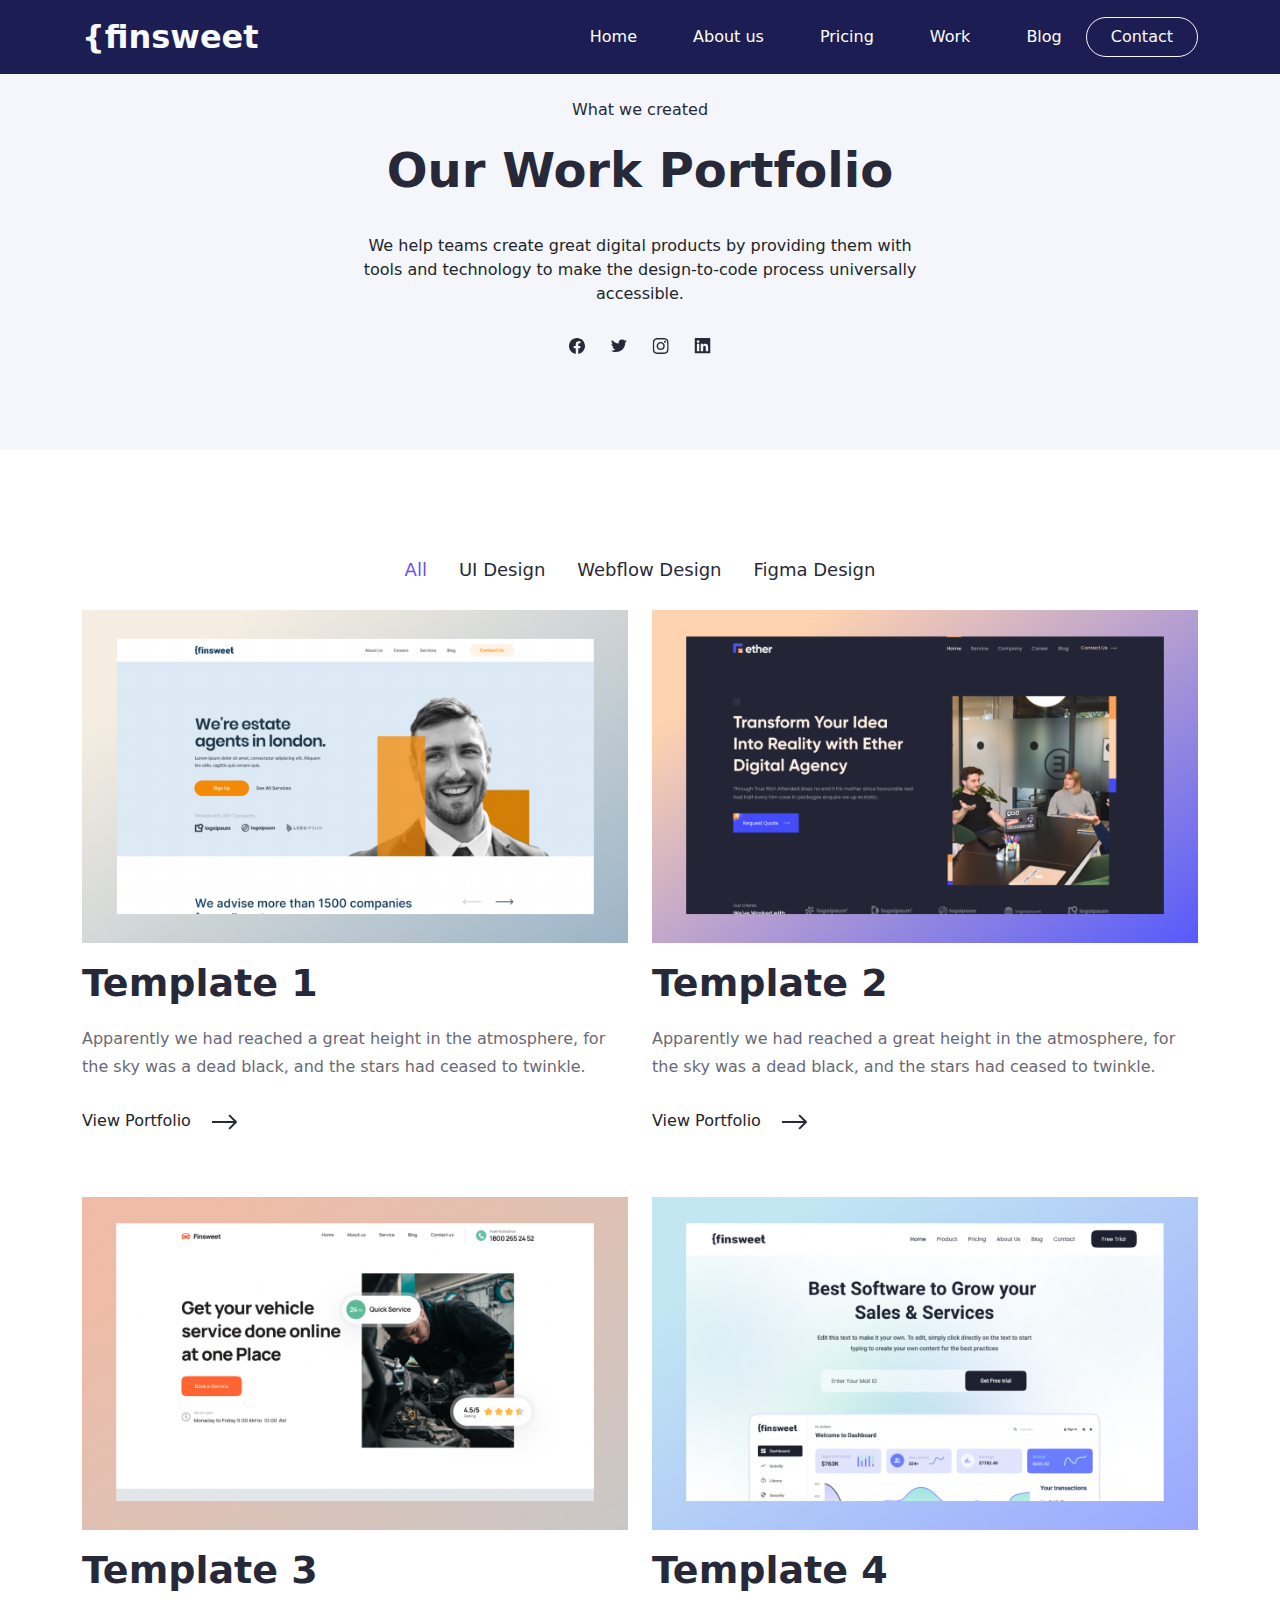
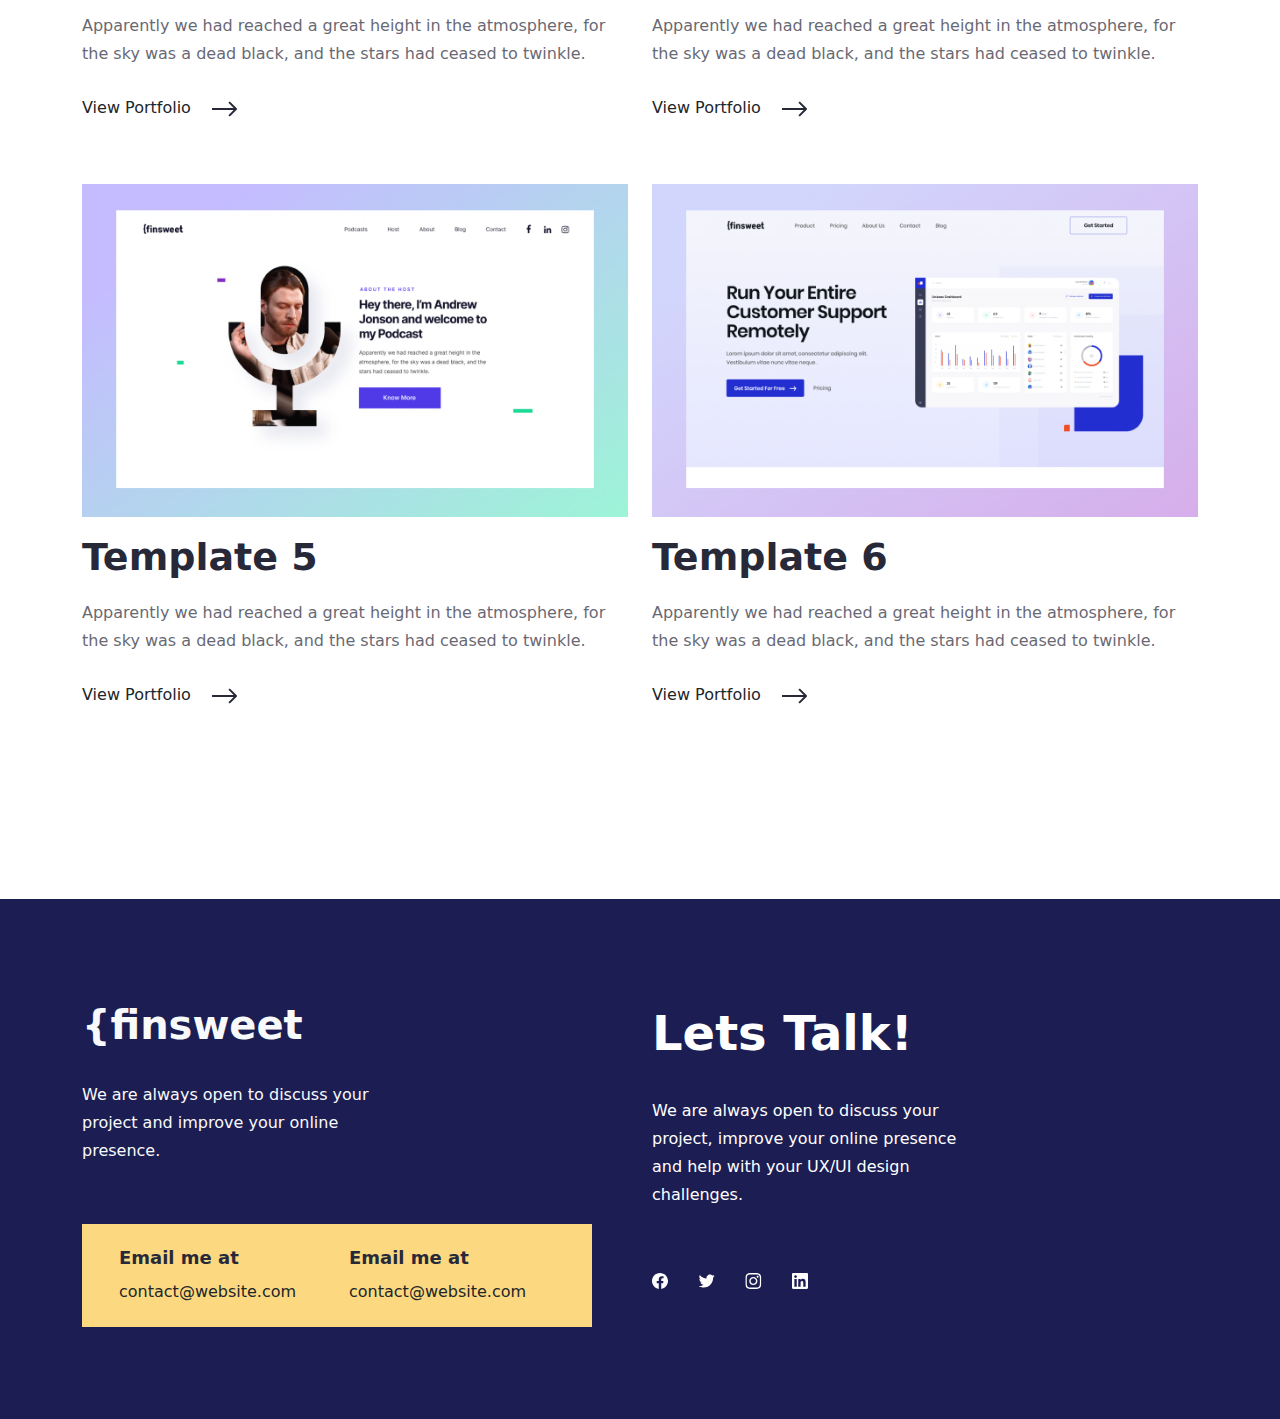
<file: work.html>
<!DOCTYPE html>
<html lang="en">

<head>
   <meta charset="UTF-8" />
   <meta name="viewport" content="width=device-width, initial-scale=1.0" />
   <title>Work</title>
   <link rel="stylesheet" href="sass/vendors/bootstrap.min.css" />
   <link rel="stylesheet" href="css/work.min.css">
</head>

<body>
   <header>
      <nav class="navbar navbar-expand-lg bg-body-dark fixed-top">
         <div class="container-lg">
            <a class="navbar-brand text-light fw-bold " href="index.html">{finsweet</a>
            <button class="navbar-toggler" type="button" data-bs-toggle="offcanvas" data-bs-target="#offcanvasNavbar"
               aria-controls="offcanvasNavbar" aria-label="Toggle navigation">
               <span class="navbar-toggler-icon"></span>
            </button>
            <div class="offcanvas offcanvas-end vh-100" tabindex="-1" id="offcanvasNavbar"
               aria-labelledby="offcanvasNavbarLabel">
               <div class="offcanvas-header">
                  <h5 class="offcanvas-title text-light" id="offcanvasNavbarLabel">{finsweet</h5>
                  <button type="button" class="btn-close" data-bs-dismiss="offcanvas" aria-label="Close"></button>
               </div>
               <div class="offcanvas-body">
                  <ul class="navbar-nav justify-content-end flex-grow-1 pe-3 text-dark">
                     <li class="nav-item">
                        <a class="nav-link active" aria-current="page" href="index.html">Home</a>
                     </li>
                     <li class="nav-item">
                        <a class="nav-link" href="about.html">About us</a>
                     </li>
                     <li class="nav-item">
                        <a class="nav-link" href="pricing.html">Pricing</a>
                     </li>
                     <li class="nav-item">
                        <a class="nav-link" href="work.html">Work</a>
                     </li>
                     <li class="nav-item">
                        <a class="nav-link" href="blog.html">Blog</a>
                     </li>
                  </ul>
                  <button class="btn btn-outline-light rounded-5 px-4" type="submit"><a href="contact.html"
                        class="text-light text-decoration-none">Contact</a></button>
               </div>
            </div>
         </div>
      </nav>
   </header>
   <main>
      <section id="portfolio">
         <div class="container portfolio">
            <h6 class="text-center">What we created</h6>
            <h1 class="text-center">Our Work Portfolio</h1>
            <p class="text-center w-50 m-auto">
               We help teams create great digital products by providing them with tools and technology to make the design-to-code process universally accessible.
            </p>
            <div class="header__social d-flex justify-content-center">
               <img src="images/work/facebook.svg">
               <img src="images/work/twitter.svg">
               <img src="images/work/instagram.svg">
               <img src="images/work/linkedIn.svg">
            </div>
         </div>
      </section>
      <section id="tab">
         <div class="container tab">
            <div class="tabs-1">
              <ul class="nav nav-pills mb-3 justify-content-center" id="pills-tab" role="tablist">
                <li class="nav-item" role="presentation">
                  <button
                    class="nav-link active"
                    id="pills-home-tab"
                    data-bs-toggle="pill"
                    data-bs-target="#pills-home"
                    type="button"
                    role="tab"
                    aria-controls="pills-home"
                    aria-selected="true"
                  >
                  All
                  </button>
                </li>
                <li class="nav-item" role="presentation">
                  <button
                    class="nav-link"
                    id="pills-profile-tab"
                    data-bs-toggle="pill"
                    data-bs-target="#pills-profile"
                    type="button"
                    role="tab"
                    aria-controls="pills-profile"
                    aria-selected="false"
                  >
                  UI Design
                  </button>
                </li>
                <li class="nav-item" role="presentation">
                  <button
                    class="nav-link"
                    id="pills-contact-tab"
                    data-bs-toggle="pill"
                    data-bs-target="#pills-contact"
                    type="button"
                    role="tab"
                    aria-controls="pills-contact"
                    aria-selected="false"
                  >
                  Webflow Design
                  </button>
                </li>
                <li class="nav-item" role="presentation">
                  <button
                    class="nav-link"
                    id="pills-disabled-tab"
                    data-bs-toggle="pill"
                    data-bs-target="#pills-disabled"
                    type="button"
                    role="tab"
                    aria-controls="pills-disabled"
                    aria-selected="false"
                  >
                  Figma Design
                  </button>
                </li>
              </ul>
              <div class="tab-content" id="pills-tabContent">
                <div
                  class="tab-pane fade show active"
                  id="pills-home"
                  role="tabpanel"
                  aria-labelledby="pills-home-tab"
                  tabindex="0"
                >
                  <div class="row">
                     <div class="col-12 col-md-6">
                        <img src="images/work/tab1.png">
                        <h3>Template 1</h3>
                        <p>
                           Apparently we had reached a great height in the atmosphere, for the sky was a dead black, and the stars had ceased to twinkle.
                        </p>
                        <a class="text-decoration-none text-dark" href="#">View Portfolio <img src="images/work/Arrow 3.svg" class="ps-3"></a>
                     </div>
                     <div class="col-12 col-md-6">
                        <img src="images/work/tab2.png">
                        <h3>Template 2</h3>
                        <p>
                           Apparently we had reached a great height in the atmosphere, for the sky was a dead black, and the stars had ceased to twinkle.
                        </p>
                        <a class="text-decoration-none text-dark" href="#">View Portfolio <img src="images/work/Arrow 3.svg" class="ps-3"></a>
                     </div>
                     <div class="col-12 col-md-6">
                        <img src="images/work/tab3.png">
                        <h3>Template 3</h3>
                        <p>
                           Apparently we had reached a great height in the atmosphere, for the sky was a dead black, and the stars had ceased to twinkle.
                        </p>
                        <a class="text-decoration-none text-dark" href="#">View Portfolio <img src="images/work/Arrow 3.svg" class="ps-3"></a>
                     </div>
                     <div class="col-12 col-md-6">
                        <img src="images/work/tab4.png">
                        <h3>Template 4</h3>
                        <p>
                           Apparently we had reached a great height in the atmosphere, for the sky was a dead black, and the stars had ceased to twinkle.
                        </p>
                        <a class="text-decoration-none text-dark" href="#">View Portfolio <img src="images/work/Arrow 3.svg" class="ps-3"></a>
                     </div>
                     <div class="col-12 col-md-6">
                        <img src="images/work/tab5.png">
                        <h3>Template 5</h3>
                        <p>
                           Apparently we had reached a great height in the atmosphere, for the sky was a dead black, and the stars had ceased to twinkle.
                        </p>
                        <a class="text-decoration-none text-dark" href="#">View Portfolio <img src="images/work/Arrow 3.svg" class="ps-3"></a>
                     </div>
                     <div class="col-12 col-md-6">
                        <img src="images/work/tab6.png">
                        <h3>Template 6</h3>
                        <p>
                           Apparently we had reached a great height in the atmosphere, for the sky was a dead black, and the stars had ceased to twinkle.
                        </p>
                        <a class="text-decoration-none text-dark" href="#">View Portfolio <img src="images/work/Arrow 3.svg" class="ps-3"></a>
                     </div>
                  </div>
                </div>
                <div
                  class="tab-pane fade"
                  id="pills-profile"
                  role="tabpanel"
                  aria-labelledby="pills-profile-tab"
                  tabindex="0"
                >
                <div class="row">
                  <div class="col-12 col-md-6">
                     <img src="images/work/tab1.png">
                     <h3>Template 1</h3>
                     <p>
                        Apparently we had reached a great height in the atmosphere, for the sky was a dead black, and the stars had ceased to twinkle.
                     </p>
                     <a class="text-decoration-none text-dark" href="#">View Portfolio <img src="images/work/Arrow 3.svg" class="ps-3"></a>
                  </div>
                  <div class="col-12 col-md-6">
                     <img src="images/work/tab2.png">
                     <h3>Template 2</h3>
                     <p>
                        Apparently we had reached a great height in the atmosphere, for the sky was a dead black, and the stars had ceased to twinkle.
                     </p>
                     <a class="text-decoration-none text-dark" href="#">View Portfolio <img src="images/work/Arrow 3.svg" class="ps-3"></a>
                  </div>
               </div>
                </div>
                <div
                  class="tab-pane fade"
                  id="pills-contact"
                  role="tabpanel"
                  aria-labelledby="pills-contact-tab"
                  tabindex="0"
                >
                <div class="row">
                  <div class="col-12 col-md-6">
                     <img src="images/work/tab3.png">
                     <h3>Template 3</h3>
                     <p>
                        Apparently we had reached a great height in the atmosphere, for the sky was a dead black, and the stars had ceased to twinkle.
                     </p>
                     <a class="text-decoration-none text-dark" href="#">View Portfolio <img src="images/work/Arrow 3.svg" class="ps-3"></a>
                  </div>
                  <div class="col-12 col-md-6">
                     <img src="images/work/tab4.png">
                     <h3>Template 4</h3>
                     <p>
                        Apparently we had reached a great height in the atmosphere, for the sky was a dead black, and the stars had ceased to twinkle.
                     </p>
                     <a class="text-decoration-none text-dark" href="#">View Portfolio <img src="images/work/Arrow 3.svg" class="ps-3"></a>
                  </div>
               </div>
                </div>
                <div
                  class="tab-pane fade"
                  id="pills-disabled"
                  role="tabpanel"
                  aria-labelledby="pills-disabled-tab"
                  tabindex="0"
                >
                <div class="row">
                  <div class="col-12 col-md-6">
                     <img src="images/work/tab5.png">
                     <h3>Template 5</h3>
                     <p>
                        Apparently we had reached a great height in the atmosphere, for the sky was a dead black, and the stars had ceased to twinkle.
                     </p>
                     <a class="text-decoration-none text-dark" href="#">View Portfolio <img src="images/work/Arrow 3.svg" class="ps-3"></a>
                  </div>
                  <div class="col-12 col-md-6">
                     <img src="images/work/tab6.png">
                     <h3>Template 6</h3>
                     <p>
                        Apparently we had reached a great height in the atmosphere, for the sky was a dead black, and the stars had ceased to twinkle.
                     </p>
                     <a class="text-decoration-none text-dark" href="#">View Portfolio <img src="images/work/Arrow 3.svg" class="ps-3"></a>
                  </div>
               </div>
                </div>
                <div
                  class="tab-pane fade"
                  id="pills-5"
                  role="tabpanel"
                  aria-labelledby="pills-disabled-tab"
                  tabindex="0"
                >
                  Tab 5 Lorem ipsum dolor sit amet, consectetur adipisicing elit.
                  Illo, quidem!
                </div>
              </div>
            </div>
          </div>
      </section>
   </main>
   <footer>
      <div class="container footer">
         <div class="row">
            <div class="col-12 col-lg-6 pe-5">
               <h5 class="text-light logo">
                  {finsweet
               </h5>
               <p class="text-light">
                  We are always open to discuss your project and improve your online presence.
               </p>
               <div class="foo__contact">
                  <div class="row text-start">
                     <div class="col-6">
                        <h5>Email me at</h5>
                        <h6>contact@website.com</h6>
                     </div>
                     <div class="col-6">
                        <h5>Email me at</h5>
                        <h6>contact@website.com</h6>
                     </div>
                  </div>
               </div>
            </div>
            <div class="col-12 col-lg-6">
               <h2>
                  Lets Talk!
               </h2>
               <p>
                  We are always open to discuss your project, improve your online presence and help with your UX/UI design challenges.
               </p>
               <img src="images/home/facebook.svg">
               <img src="images/home/twitter.svg">
               <img src="images/home/instagram.svg">
               <img src="images/home/linkedin.svg">
            </div>
         </div>
      </div>
   </footer>
   <script src="js/bootstrap.bundle.min.js"></script>
</body>

</html>
</file>
<file: css/home.min.css>
@import"https://fonts.googleapis.com/css2?family=Roboto:wght@100;300;400;500;700;900&display=swap";html{font-family:"Roboto",sans-serif !important}.navbar{background-color:#1c1e53 !important}.navbar .navbar-brand{font-size:32px}.navbar li a{color:#fff !important}.navbar .navbar-toggler-icon{background-image:url(../../images/home/hamburger.svg);border:none}.navbar ul{gap:40px;padding-right:40px}.navbar button:hover{background:#fff}.navbar button:hover a{color:#1c1e53 !important}#hero{background-color:#1c1e53;padding-bottom:128px}#hero .hero .row-first{padding-top:126px}#hero .hero .row-first .row-content .row .btn{padding:16px 56px;margin-bottom:20px}#hero .hero .row-first .row-content .row a{text-decoration:none}#hero .hero .row-first .row-content h1{color:var(--white, #fff);font-size:54px;font-style:normal;font-weight:600;line-height:74px}#hero .hero .row-first .row-content p{color:var(--white, #fff);font-size:16px;font-style:normal;font-weight:500;line-height:28px;padding-top:24px;padding-bottom:48px}.offcanvas{background-color:#1c1e53}#project{padding-bottom:128px}#project .project .row .col h2{color:var(--dark-blue, #282938);font-size:48px;font-style:normal;font-weight:600;line-height:64px;padding-top:57px;padding-bottom:64px}#project .project__img{height:600px;cursor:pointer}#project .project__img .img1:hover{background-color:#1c1e53;position:relative;z-index:1}#project .project__img .img1:hover::before{top:0;overflow:visible}#project .project__img .img1::before{content:"";position:absolute;top:0px;left:0;display:block;height:100%;width:50%}#project .project__img .project_img1{width:50%;background:linear-gradient(306deg, #1c1e53, rgba(28, 30, 83, 0.42))}#design{background:var(--grey, #f4f6fc);padding-top:128px;padding-bottom:128px}#design .design h6{color:var(--dark-blue, #282938);font-size:16px;font-style:normal;font-weight:500;line-height:28px}#design .design h2{color:var(--dark-blue, #282938);font-size:48px;font-style:normal;font-weight:600;line-height:64px;width:45%;padding-bottom:47px}#design .design p{color:var(--dark-blue, #282938);font-size:16px;font-style:normal;font-weight:400;line-height:28px}#design .design .design__card{padding:48px 60px 48px 60px;background-color:#fff !important}#design .design .design__card h6{color:var(--dark-blue, #282938);font-size:24px;font-style:normal;font-weight:600;line-height:36px;padding-top:25px;padding-bottom:12px}#design .design .design__card p{color:var(--dark-blue, #282938);font-size:16px;font-style:normal;font-weight:400;line-height:28px}#carousel{background:var(--grey, #f8f9fb);padding-top:128px;padding-bottom:128px}#carousel .carousel1 .content .col-3 h3{color:var(--dark-blue, #282938);font-size:38px;font-style:normal;font-weight:600;line-height:56px}#carousel .carousel1 .content .col-3 p{padding-top:16px;color:var(--dark-blue, #282938);font-size:16px;font-style:normal;font-weight:400;line-height:28px}#carousel .carousel1 .content .col-9{padding-left:100px}#carousel .carousel1 .content .col-9 h5{color:var(--dark-blue, #282938);font-size:32px;font-style:normal;font-weight:500;line-height:48px;padding-bottom:40px}#carousel .carousel1 .content .col-9 h6{padding-left:10px;padding-top:20px;color:var(--dark-blue, #282938);font-size:18px;font-style:normal;font-weight:500;line-height:15px}#carousel .carousel1 .content .col-9 p{padding-left:10px;color:var(--dark-blue, #282938);font-size:12px;font-style:normal;font-weight:500;line-height:28px}#carousel .carousel1 .carousel-control-prev,#carousel .carousel1 .carousel-control-next{top:auto;padding:0px;width:50px;height:50px;border-radius:50%}#carousel .carousel1 .carousel-control-prev:hover,#carousel .carousel1 .carousel-control-next:hover{background-color:#1c1e53}#carousel .carousel1 .carousel-control-prev{left:auto;right:5%}#carousel .carousel1 .carousel-indicators [data-bs-target]{transform:translateY(50px);background-color:#1c1e53;height:10px;width:50px;border-radius:10px;border:0;transition:all .6s ease}#carousel .carousel1 .carousel-indicators .active{width:70px}footer{background:#1c1e53 !important;padding-top:102px;padding-bottom:92px}footer .footer .row .logo{font-size:40px;font-weight:bold}footer .footer .row p{padding-top:24px;padding-bottom:43px;color:var(--white, #fff);font-size:16px;font-style:normal;font-weight:500;line-height:28px;width:60%}footer .footer .row h2{color:#fff;font-size:48px;font-style:normal;font-weight:600;line-height:64px}footer .footer .row img{padding-right:25px}footer .footer .foo__contact{background:var(--yellow, #fcd980);padding:18px 37px}footer .footer .foo__contact h5{color:var(--dark-blue, #282938);font-size:18px;font-style:normal;font-weight:600;line-height:32px}
</file>
<file: css/about.min.css>
@import"https://fonts.googleapis.com/css2?family=Roboto:wght@100;300;400;500;700;900&display=swap";html{font-family:"Roboto",sans-serif !important}.navbar{background-color:#1c1e53 !important}.navbar .navbar-brand{font-size:32px}.navbar li a{color:#fff !important}.navbar .navbar-toggler-icon{background-image:url(../../images/home/hamburger.svg);border:none}.navbar ul{gap:40px;padding-right:40px}.navbar button:hover{background:#fff}.navbar button:hover a{color:#1c1e53 !important}#our{padding-top:128px;padding-bottom:128px}#our .our .row h6{color:var(--dark-blue, #282938);font-size:18px;font-style:normal;font-weight:500;line-height:32px}#our .our .row h1{color:var(--dark-blue, #282938);font-size:54px;font-style:normal;font-weight:600;line-height:74px;padding-top:8px;padding-bottom:31px}#our .our .row .our__parag{color:var(--dark-blue, #282938);font-size:16px;font-style:normal;font-weight:400;line-height:28px;width:68%}#goal{padding-bottom:128px}#goal .goal .row{background-color:#f4f5f5;padding:96px 109px 96px 80px}#goal .goal .row h3{color:var(--dark-blue, #282938);font-size:38px;font-style:normal;font-weight:600;line-height:56px}#goal .goal .row p{color:var(--dark-blue, #282938);font-size:16px;font-style:normal;font-weight:400;line-height:28px;padding-top:16px}#team{padding-top:128px;padding-bottom:128px;background:var(--grey, #f4f6fc)}#team .team h1{color:var(--dark-blue, #282938);font-size:48px;font-style:normal;font-weight:600;line-height:64px}#team .team .row .col-12 .team__card{background-color:#fff;padding:48px 64px 32px 64px}#team .team .row .col-12 .team__card h6{padding-top:30px;padding-bottom:2px;color:var(--b, #1d2130);font-size:24px;font-style:normal;font-weight:500;line-height:36px}#team .team .row .col-12 .team__card p{color:var(--b, #1d2130);font-size:16px;font-style:normal;font-weight:400;line-height:28px}footer{background:#1c1e53 !important;padding-top:102px;padding-bottom:92px}footer .footer .row .logo{font-size:40px;font-weight:bold}footer .footer .row p{padding-top:24px;padding-bottom:43px;color:var(--white, #fff);font-size:16px;font-style:normal;font-weight:500;line-height:28px;width:60%}footer .footer .row h2{color:#fff;font-size:48px;font-style:normal;font-weight:600;line-height:64px}footer .footer .row img{padding-right:25px}footer .footer .foo__contact{background:var(--yellow, #fcd980);padding:18px 37px}footer .footer .foo__contact h5{color:var(--dark-blue, #282938);font-size:18px;font-style:normal;font-weight:600;line-height:32px}
</file>
<file: css/blog.min.css>
@import"https://fonts.googleapis.com/css2?family=Roboto:wght@100;300;400;500;700;900&display=swap";html{font-family:"Roboto",sans-serif !important}.navbar{background-color:#1c1e53 !important}.navbar .navbar-brand{font-size:32px}.navbar li a{color:#fff !important}.navbar .navbar-toggler-icon{background-image:url(../../images/home/hamburger.svg);border:none}.navbar ul{gap:40px;padding-right:40px}.navbar button:hover{background:#fff}.navbar button:hover a{color:#1c1e53 !important}#study{padding-top:128px;padding-bottom:128px}#study .study h1{color:var(--dark-blue, #282938);font-size:48px;font-style:normal;font-weight:600;line-height:64px}#study .study h6{color:var(--dark-blue, #282938);font-size:16px;font-style:normal;font-weight:500;line-height:28px;padding-top:16px;padding-bottom:32px}#study .study p{color:var(--dark-blue, #282938);font-size:16px;font-style:normal;font-weight:400;line-height:28px;width:55%;display:flex;justify-content:center;align-items:center;margin:0 auto;padding-top:48px;padding-bottom:16px}#blog .blog h2{color:var(--dark-blue, #282938);font-size:48px;font-style:normal;font-weight:600;line-height:64px;padding-bottom:48px}#blog .blog .blog__card{padding-bottom:64px}#blog .blog .blog__card h3{padding-top:16px;padding-bottom:8px;color:var(--dark-blue, #282938);font-size:16px;font-style:normal;font-weight:500;line-height:28px}#blog .blog .blog__card h2{color:var(--dark-blue, #282938);font-size:24px;font-style:normal;font-weight:500;line-height:36px}#blog .blog .blog__card p{color:var(--dark-blue, #282938);font-size:16px;font-style:normal;font-weight:400;line-height:28px;padding-top:8px;padding-bottom:12px}#blog .blog .blog__card a{color:var(--tint-blue, #1c1e53);font-size:16px;font-style:normal;font-weight:500;line-height:28px;text-decoration:none}footer{background:#1c1e53 !important;padding-top:102px;padding-bottom:92px}footer .footer .row .logo{font-size:40px;font-weight:bold}footer .footer .row p{padding-top:24px;padding-bottom:43px;color:var(--white, #fff);font-size:16px;font-style:normal;font-weight:500;line-height:28px;width:60%}footer .footer .row h2{color:#fff;font-size:48px;font-style:normal;font-weight:600;line-height:64px}footer .footer .row img{padding-right:25px}footer .footer .foo__contact{background:var(--yellow, #fcd980);padding:18px 37px}footer .footer .foo__contact h5{color:var(--dark-blue, #282938);font-size:18px;font-style:normal;font-weight:600;line-height:32px}
</file>
<file: css/contact.min.css>
@import"https://fonts.googleapis.com/css2?family=Roboto:wght@100;300;400;500;700;900&display=swap";html{font-family:"Roboto",sans-serif !important}.navbar{background-color:#1c1e53 !important}.navbar .navbar-brand{font-size:32px}.navbar li a{color:#fff !important}.navbar .navbar-toggler-icon{background-image:url(../../images/home/hamburger.svg);border:none}.navbar ul{gap:40px;padding-right:40px}.navbar button:hover{background:#fff}.navbar button:hover a{color:#1c1e53 !important}#header{padding-top:128px}#header .header h1{color:var(--dark-blue, #282938);font-size:48px;font-style:normal;font-weight:600;line-height:64px}#header .header p{color:var(--dark-blue, #282938);font-size:16px;font-style:normal;font-weight:400;line-height:28px;padding-top:16px;padding-bottom:64px;width:35%;margin:0 auto}#form{padding-bottom:128px}#form .form form{border-radius:12px;background:var(--grey, #f4f6fc);padding:55px 77px}footer{background:#1c1e53 !important;padding-top:102px;padding-bottom:92px}footer .footer .row .logo{font-size:40px;font-weight:bold}footer .footer .row p{padding-top:24px;padding-bottom:43px;color:var(--white, #fff);font-size:16px;font-style:normal;font-weight:500;line-height:28px;width:60%}footer .footer .row h2{color:#fff;font-size:48px;font-style:normal;font-weight:600;line-height:64px}footer .footer .row img{padding-right:25px}footer .footer .foo__contact{background:var(--yellow, #fcd980);padding:18px 37px}footer .footer .foo__contact h5{color:var(--dark-blue, #282938);font-size:18px;font-style:normal;font-weight:600;line-height:32px}
</file>
<file: css/pricing.min.css>
@import"https://fonts.googleapis.com/css2?family=Roboto:wght@100;300;400;500;700;900&display=swap";html{font-family:"Roboto",sans-serif !important}.navbar{background-color:#1c1e53 !important}.navbar .navbar-brand{font-size:32px}.navbar li a{color:#fff !important}.navbar .navbar-toggler-icon{background-image:url(../../images/home/hamburger.svg);border:none}.navbar ul{gap:40px;padding-right:40px}.navbar button:hover{background:#fff}.navbar button:hover a{color:#1c1e53 !important}#plan{padding-top:128px;padding-bottom:128px}#plan .plan h1{color:var(--dark-blue, #282938);font-size:48px;font-style:normal;font-weight:600;line-height:64px}#plan .plan>p{padding-top:16px;color:var(--dark-blue, #282938);font-size:16px;font-style:normal;font-weight:500;line-height:28px;width:38%;padding-bottom:64px}#plan .plan .row .col-12 .plan__card{border-radius:12px;background:var(--grey, #f4f6fc);padding:64px 48px}#plan .plan .row .col-12 .plan__card .card__hero h2{color:var(--dark-blue, #282938);font-size:38px;font-style:normal;font-weight:600;line-height:56px}#plan .plan .row .col-12 .plan__card .card__hero a{color:var(--royal-blue, #2405f2);font-size:16px;font-style:normal;font-weight:400;line-height:28px}#plan .plan .row .col-12 .plan__card h6{color:var(--dark-blue, #282938);font-size:24px;font-style:normal;font-weight:500;line-height:36px;padding-top:20px;padding-bottom:8px}#plan .plan .row .col-12 .plan__card p{color:var(--dark-blue, #282938);font-size:16px;font-style:normal;font-weight:500;line-height:28px;padding-bottom:78px}#plan .plan .row .col-12 .plan__card .p{color:var(--dark-blue, #282938);font-size:16px;font-style:normal;font-weight:500;line-height:28px;padding-bottom:35px}#plan .plan .row .col-12 .plan__card ul{padding-bottom:40px}#plan .plan .row .col-12 .plan__card ul li{list-style-type:none;padding-bottom:20px}#plan .plan .row .col-12 .plan__card button{padding:15px 51px;border-radius:41px;margin:0 auto;justify-content:center;align-items:center;text-align:center;display:flex}#plan .plan .row .col-12 .plan__card:hover{border-radius:12px;background:#1c1e53}#plan .plan .row .col-12 .plan__card:hover h2,#plan .plan .row .col-12 .plan__card:hover h6,#plan .plan .row .col-12 .plan__card:hover p,#plan .plan .row .col-12 .plan__card:hover li{color:#fff}#plan .plan .row .col-12 .plan__card:hover a{color:var(--yellow, #fcd980)}#plan .plan .row .col-12 .plan__card:hover pricing-btn{color:#fcd980 !important}footer{background:#1c1e53 !important;padding-top:102px;padding-bottom:92px}footer .footer .row .logo{font-size:40px;font-weight:bold}footer .footer .row p{padding-top:24px;padding-bottom:43px;color:var(--white, #fff);font-size:16px;font-style:normal;font-weight:500;line-height:28px;width:60%}footer .footer .row h2{color:#fff;font-size:48px;font-style:normal;font-weight:600;line-height:64px}footer .footer .row img{padding-right:25px}footer .footer .foo__contact{background:var(--yellow, #fcd980);padding:18px 37px}footer .footer .foo__contact h5{color:var(--dark-blue, #282938);font-size:18px;font-style:normal;font-weight:600;line-height:32px}#accord{padding-bottom:128px}#accord .accord h2{color:var(--dark-blue, #282938);font-size:48px;font-style:normal;font-weight:600;line-height:64px;padding-bottom:16px}#accord .accord a{padding-top:16px;color:var(--royal-blue, #2405f2);font-size:18px;font-style:normal;font-weight:500;line-height:32px}#accord .accord .accordion1 .accord__span{color:var(--royal-blue, #2405f2);text-align:center;font-size:24px;font-style:normal;font-weight:500;line-height:36px;padding-right:58px}#accord .accord .accordion1 .accordion-button::after{background-image:url("../../images/pricing/plus-circle.svg");transform:scale(1.5)}#accord .accord .accordion1 .accordion-button:not(.collapsed)::after{background-image:url("../../images/pricing/plus-circle.svg");transform:rotate(45deg) scale(1.5)}
</file>
<file: css/work.min.css>
@import"https://fonts.googleapis.com/css2?family=Roboto:wght@100;300;400;500;700;900&display=swap";html{font-family:"Roboto",sans-serif !important}.navbar{background-color:#1c1e53 !important}.navbar .navbar-brand{font-size:32px}.navbar li a{color:#fff !important}.navbar .navbar-toggler-icon{background-image:url(../../images/home/hamburger.svg);border:none}.navbar ul{gap:40px;padding-right:40px}.navbar button:hover{background:#fff}.navbar button:hover a{color:#1c1e53 !important}#portfolio{background:var(--grey, #f4f6fc);padding-top:96px;padding-bottom:96px}#portfolio .portfolio h6{color:var(--dark-blue, #282938);font-size:16px;font-style:normal;font-weight:500;line-height:28px}#portfolio .portfolio h1{color:var(--dark-blue, #282938);font-size:48px;font-style:normal;font-weight:600;line-height:64px;padding-top:6px;padding-bottom:24px}#portfolio .portfolio .header__social{padding-top:32px;gap:25px}#tab{padding-top:96px;padding-bottom:128px}#tab .tab .tabs-1 .row .col-12{padding-bottom:64px}#tab .tab .tabs-1 .row .col-12>img{width:100%}#tab .tab .tabs-1 .row .col-12 h3{padding-top:12px;padding-bottom:6px;color:var(--dark-blue, #282938);font-size:38px;font-style:normal;font-weight:600;line-height:56px}#tab .tab .tabs-1 .row .col-12 p{color:var(--dark-blue, #282938);font-size:16px;font-style:normal;font-weight:400;line-height:28px;padding-bottom:12px;opacity:.7}#tab .tab .tabs-1 .nav-pills{display:flex;justify-content:center}#tab .tab .tabs-1 .nav-link{color:var(--dark-blue, #282938);font-size:18px;font-style:normal;font-weight:500;line-height:32px}#tab .tab .tabs-1 .nav-link.active{opacity:.7;color:var(--royal-blue, #2405f2)}#tab .tab .tabs-1 .nav-pills .nav-link.active{background-color:rgba(0,0,0,0)}footer{background:#1c1e53 !important;padding-top:102px;padding-bottom:92px}footer .footer .row .logo{font-size:40px;font-weight:bold}footer .footer .row p{padding-top:24px;padding-bottom:43px;color:var(--white, #fff);font-size:16px;font-style:normal;font-weight:500;line-height:28px;width:60%}footer .footer .row h2{color:#fff;font-size:48px;font-style:normal;font-weight:600;line-height:64px}footer .footer .row img{padding-right:25px}footer .footer .foo__contact{background:var(--yellow, #fcd980);padding:18px 37px}footer .footer .foo__contact h5{color:var(--dark-blue, #282938);font-size:18px;font-style:normal;font-weight:600;line-height:32px}
</file>
